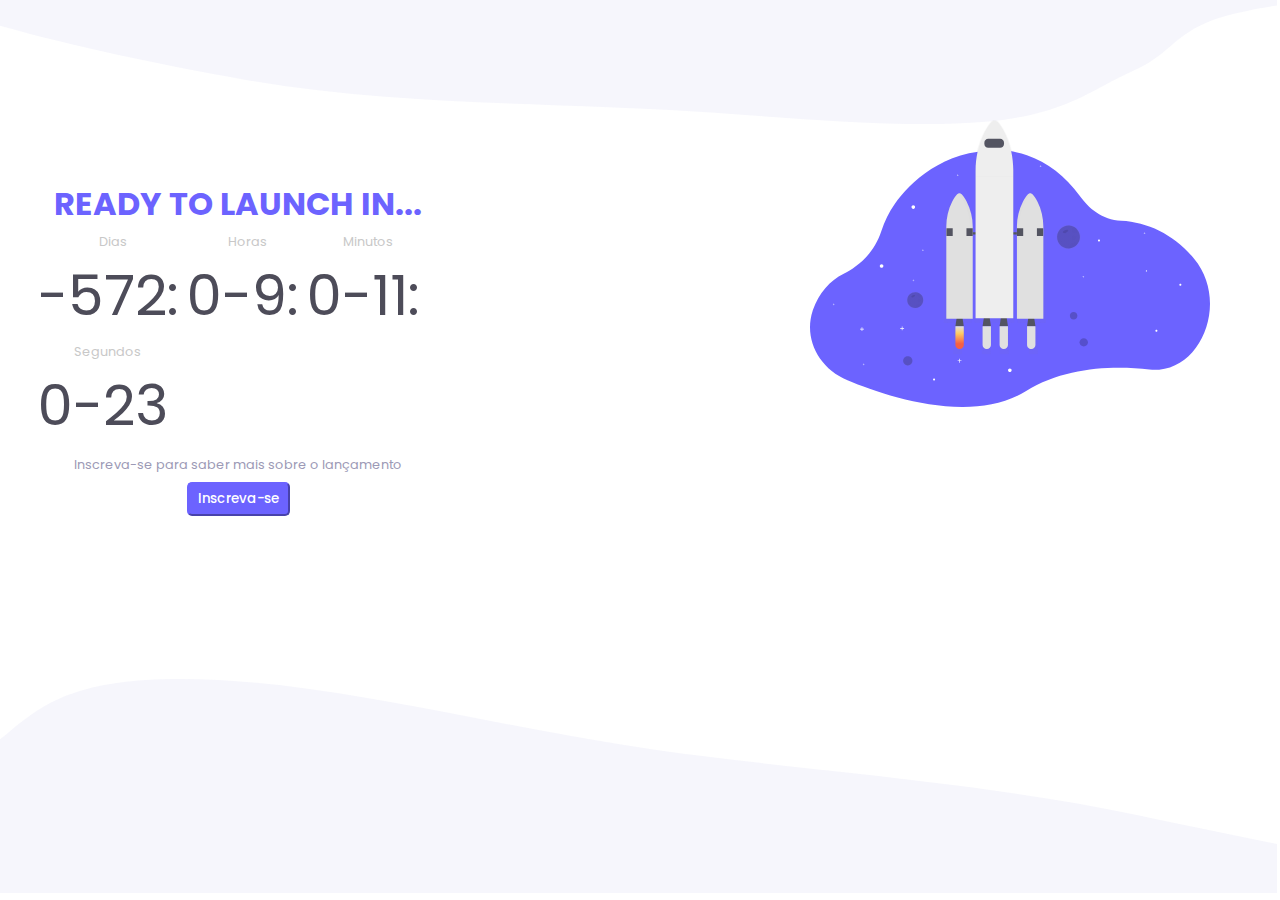
<file: countdown/index.html>
<!DOCTYPE html>
<html lang="pt-br">
<head>
    <meta charset="UTF-8">
    <meta http-equiv="X-UA-Compatible" content="IE=edge">
    <meta name="viewport" content="width=device-width, initial-scale=1.0">
    <title>coming soon</title>
    <link rel="stylesheet" href="style.css">
</head>
<body>

    <div class="imagetop"><img src="images/images/top-image.svg" alt="topimage"></div>    
    <div class="container">
        <h1 id="titulo">
            READY TO LAUNCH IN...
        </h1>
        <div class="contador" id="contador">
    
            <div class="dias">
                <span>Dias</span>
                <p class="numbers" id="dias">00</p>
    
            </div>
    
            <div class="horas">
                <span>Horas</span>
                <p class="numbers" id="horas">00</p>
            </div>
    
            <div class="minutos">
                <span>Minutos</span>
                <p class="numbers" id="minutos">00</p>
            </div>
    
            <div class="segundos">
                <span>Segundos</span>
                <p class="numbers" id="segundos">00</p>
            </div>
    
        </div>
        <p class="text">Inscreva-se para saber mais sobre o lançamento</p>
        <button id="inscreva" onclick="cad">
            Inscreva-se
        </button>
    </div>
    <div class="foguete" id="foguete"><img src="images/images/rocket.svg" alt="foguete"></div>
    
    <div class="cadastro" id="cadastro">
        <form action="cadastro.php">
            <p><img src="images/images/user.png" alt="" class="icons"> <input type="text" name="nome" id="nome" placeholder="Nome Completo" autocomplete="off"></p>
            <p><img src="images/images/envelope.png" alt="" class="icons"> <input type="email" name="email" id="email" placeholder="Email" autocomplete="off"></p>
            <p><img src="images/images/padlock.png" alt="" class="icons"><input type="password" name="senha" id="senha" placeholder="Senha" autocomplete="off" maxlength="20"></p>
    
            <p id="submit"><button type="submit" >Inscreva-se</button></p>
        </form>
    </div>
    <div class="imagebottom"><img src="images/images/bottom-image.svg" alt="bottomimage"></div>
</body>
<script>
    const diasel = document.getElementById("dias");
    const horasel = document.getElementById("horas");
    const minutosel = document.getElementById("minutos");
    const segundosel = document.getElementById("segundos");

    const coming = "1 Jan 2025"

    function countdown() {
        const comingDate = new Date(coming);
        const currentDate = new Date();

        const totalSeconds = (comingDate - currentDate) / 1000;

        const dias = Math.floor(totalSeconds / 3600 / 24);
        const horas = Math.floor(totalSeconds / 3600) % 24;
        const minutos = Math.floor(totalSeconds / 60) %60;
        const segundos = Math.floor(totalSeconds) % 60;

        diasel.innerHTML = dias+':';
        horasel.innerHTML = formatTime(horas)+':';
        minutosel.innerHTML = formatTime(minutos)+':';
        segundosel.innerHTML = formatTime(segundos);

    }
    function formatTime(time) {
            return time < 10 ? `0${time}` : time;
        }

    countdown();

    setInterval(countdown,1000);

    inscreva.addEventListener('click',cad)    
    function cad() {
        var inscreva = document.getElementById('inscreva')
        var foguete = document.getElementById('foguete')
        var cadastro = document.getElementById('cadastro')
        foguete.style.display = 'none'
        cadastro.style.display = 'block'
        inscreva.style.display = 'none'
    }
</script>
</html>
</file>
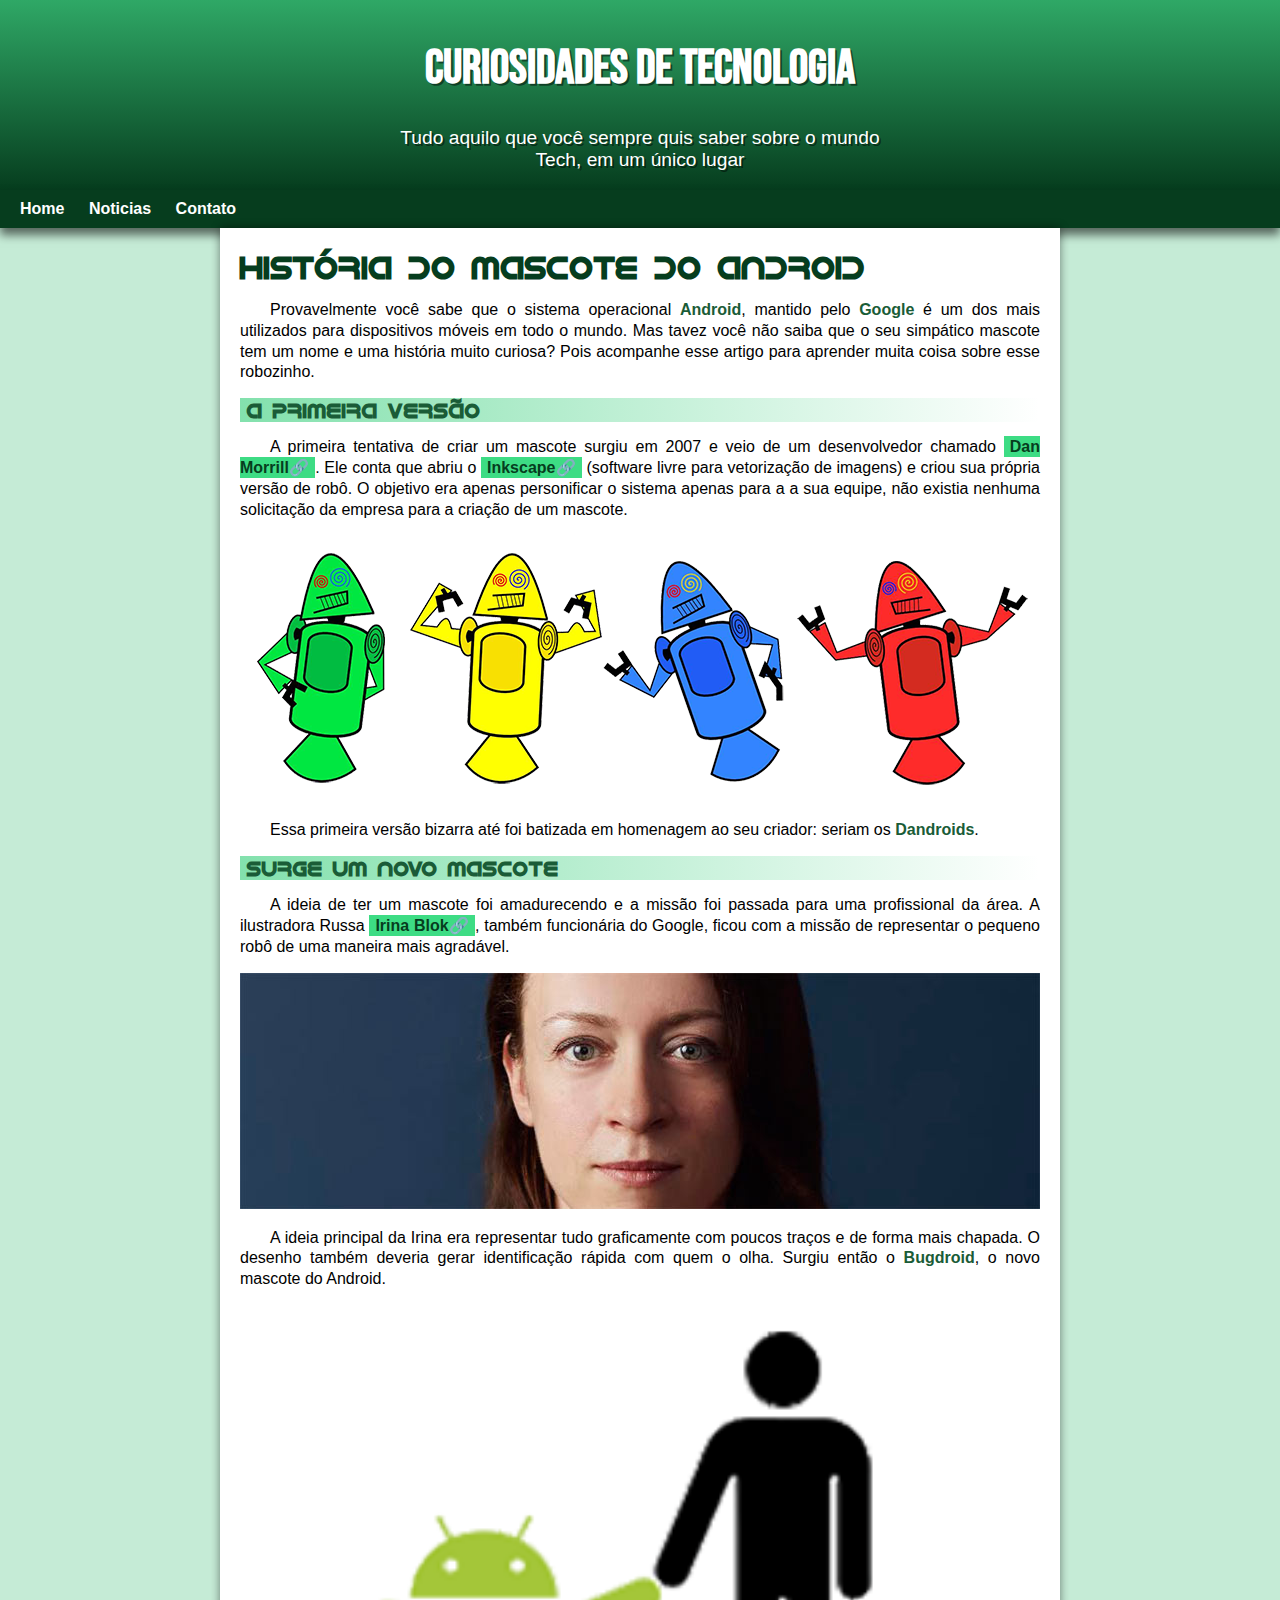
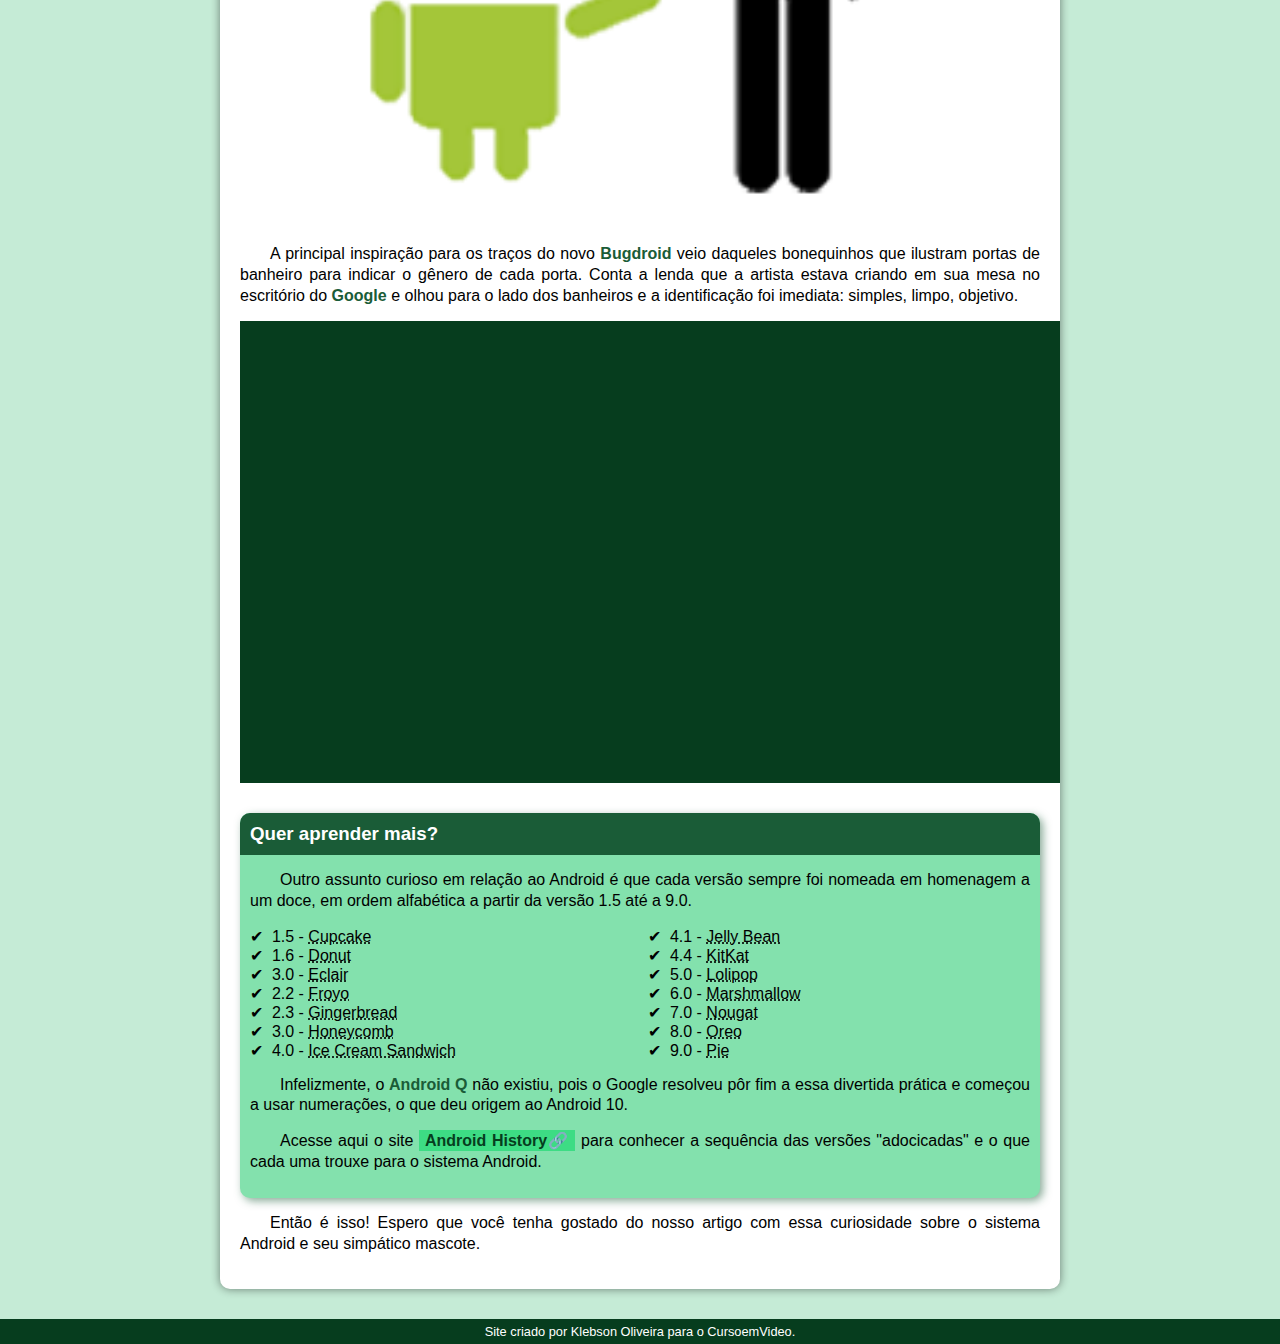
<file: desafio10/index.html>
<!DOCTYPE html>
<html lang="pt-br">
<head>
    <meta charset="UTF-8">
    <meta http-equiv="X-UA-Compatible" content="IE=edge">
    <meta name="viewport" content="width=device-width, initial-scale=1.0">
    <title>Desafio 10</title>
    <link rel="shortcut icon" href="imagens/favicon.ico" type="image/x-icon">
    <link rel="stylesheet" href="style.css">
</head>
<body>
    <header>
        <h1>CURIOSIDADES DE TECNOLOGIA</h1>
        <p>Tudo aquilo que você sempre quis saber sobre o mundo Tech, em um único lugar</p>
    </header>
    <nav>
        <a href="#">Home</a>
        <a href="#">Noticias</a>
        <a href="#">Contato</a>
    </nav>
    <main>
        <article>
            <h1>
                História do Mascote do Android
            </h1>
            <p>
                Provavelmente você sabe que o sistema operacional <strong>Android</strong>, mantido pelo <strong>Google</strong> é um dos mais utilizados para dispositivos móveis em todo o mundo. Mas tavez você não saiba que o seu simpático mascote tem um nome e uma história muito curiosa? Pois acompanhe esse artigo para aprender muita coisa sobre esse robozinho.
            </p>
            <h2>
                A primeira versão
            </h2>
            <p>              
                A primeira tentativa de criar um mascote surgiu em 2007 e veio de um desenvolvedor chamado <a href="https://androidcommunity.com/dan-morrill-shows-us-the-android-mascot-that-almost-was-20130103/" target="_blank" class="externo">Dan Morrill</a>. Ele conta que abriu o <a href="https://inkscape.org/pt-br/" target="_blank" class="externo">Inkscape</a> (software livre para vetorização de imagens) e criou sua própria versão de robô. O objetivo era apenas personificar o sistema apenas para a a sua equipe, não existia nenhuma solicitação da empresa para a criação de um mascote.
            </p>

            <picture>
                <source media="(max-width: 600px)" srcset="imagens/dan-droids-pq.png">
                <img src="imagens/dan-droids.png" alt="primeiro mascote do android">
            </picture>

            <p>
                Essa primeira versão bizarra até foi batizada em homenagem ao seu criador: seriam os <strong>Dandroids</strong>.
            </p>
            <h2>
    
                Surge um novo mascote
            </h2>

            <p>
                A ideia de ter um mascote foi amadurecendo e a missão foi passada para uma profissional da área. A ilustradora Russa <a href="https://www.irinablok.com/" target="_blank" class="externo">Irina Blok</a>, também funcionária do Google, ficou com a missão de representar o pequeno robô de uma maneira mais agradável.
            </p>

            <picture>
                <source media="(max-width:600px)" srcset="imagens/irina-blok-pq.jpg">
                <img src="imagens/irina-blok.jpg" alt="irina block, criadora do Bugdroid">
            </picture>

            <p>
                A ideia principal da Irina era representar tudo graficamente com poucos traços e de forma mais chapada. O desenho também deveria gerar identificação rápida com quem o olha. Surgiu então o <strong>Bugdroid</strong>, o novo mascote do Android.
            </p>
            
            <img src="imagens/bugdroid.png" class="pequena" alt="Bugdroid">

            <p>
                A principal inspiração para os traços do novo <strong>Bugdroid</strong> veio daqueles bonequinhos que ilustram portas de banheiro para indicar o gênero de cada porta. Conta a lenda que a artista estava criando em sua mesa no escritório do <strong>Google</strong> e olhou para o lado dos banheiros e a identificação foi imediata: simples, limpo, objetivo.
            </p>

            <div class="video">
                <iframe width="560" height="315" src="https://www.youtube.com/embed/l2UDgpLz20M" title="YouTube video player" frameborder="0" allow="accelerometer; autoplay; clipboard-write; encrypted-media; gyroscope; picture-in-picture" allowfullscreen></iframe>
            </div>
            
            <aside>
                <h3>
                    Quer aprender mais?
                </h3>
                <p>
                    Outro assunto curioso em relação ao Android é que cada versão sempre foi nomeada em homenagem a um doce, em ordem alfabética a partir da versão 1.5 até a 9.0.
                </p>
                <ul>
                    <li>1.5 - <abbr title="Bolo de Copo">Cupcake</abbr></li>
                    <li>1.6 - <abbr title="Rosquinha">Donut</abbr></li>
                    <li>3.0 - <abbr title="Bomba">Eclair</abbr></li>
                    <li>2.2 - <abbr title="Iogurte Congelado">Froyo</abbr></li>
                    <li>2.3 - <abbr title="Biscoito de Gengibre">Gingerbread</abbr></li>
                    <li>3.0 - <abbr title="Favo de mel">Honeycomb</abbr></li>
                    <li>4.0 - <abbr title="Sanduiche de Sorvete">Ice Cream Sandwich</abbr></li>
                    <li>4.1 - <abbr title="Jujuba">Jelly Bean</abbr></li>
                    <li>4.4 - <abbr title="KitKat">KitKat</abbr></li>
                    <li>5.0 - <abbr title="Pirulito">Lolipop</abbr></li>
                    <li>6.0 - <abbr title="Marshmallow">Marshmallow</abbr></li>
                    <li>7.0 - <abbr title="Torrone">Nougat</abbr></li>
                    <li>8.0 - <abbr title="Oreo">Oreo</abbr></li>
                    <li>9.0 - <abbr title="Torta">Pie</abbr></li>
                </ul>
                <p>
                    Infelizmente, o <strong>Android Q</strong> não existiu, pois o Google resolveu pôr fim a essa divertida prática e começou a usar numerações, o que deu origem ao Android 10.
                </p>
                <p>
                    Acesse aqui o site <a href="https://www.android.com/what-is-android/" target="_blank" class="externo">Android History</a> para conhecer a sequência das versões "adocicadas" e o que cada uma trouxe para o sistema Android.
                </p>
            </aside>
            
            <p>
                Então é isso! Espero que você tenha gostado do nosso artigo com essa curiosidade sobre o sistema Android e seu simpático mascote.
            </p>
        </article>
    </main>
    <footer>
        <p>Site criado por Klebson Oliveira para o CursoemVideo.</p>
    </footer>
</body>
</html>
</file>
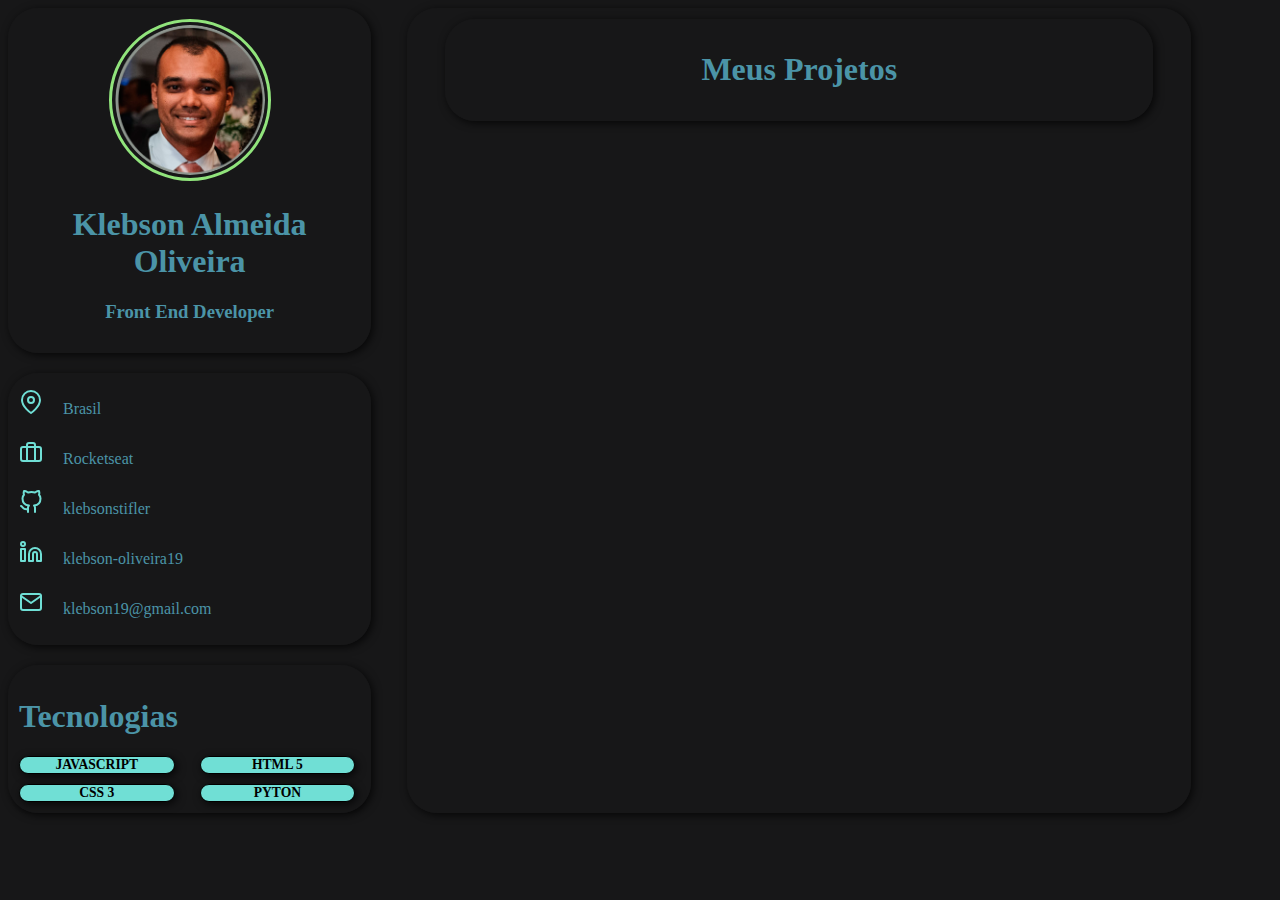
<file: portifolio/index.html>
<!DOCTYPE html>
<html lang="pt-br">
<head>
    <meta charset="UTF-8">
    <meta http-equiv="X-UA-Compatible" content="IE=edge">
    <meta name="viewport" content="width=device-width, initial-scale=1.0">
    <link rel="shortcut icon" href="img/favicon.ico" type="image/x-icon">
    <title>Portifolio</title>
    <link rel="stylesheet" href="style.css">
</head>
<body>
    <main class="container">
        <section class="menu">
            <div class="identificacao">
                <img src="img/klebson-perfil.png" alt="foto-perfil" id="foto-perfil"> <!--Foto do Perfil-->
                <h1>Klebson Almeida Oliveira</h1>
                <h3>Front End Developer</h3>
            </div>
            <div class="links">
                <div class="icones"><img src="img/map-pin.svg" alt=""><p class="icones-nome">Brasil</p></div>
                <div class="icones"><img src="img/briefcase.svg" alt=""><p class="icones-nome"><a href="https://www.rocketseat.com.br/" target="_blank">Rocketseat</a></p></div>
                <div class="icones"><img src="img/github.svg" alt=""><p class="icones-nome"><a href="https://github.com/klebsonstifler" target="_blank">klebsonstifler</a></p></div>
                <div class="icones"><img src="img/linkedin.svg" alt=""><p class="icones-nome"><a href="https://www.linkedin.com/in/klebson-oliveira19/" target="_blank">klebson-oliveira19</a></p></div>
                <div class="icones"><img src="img/mail.svg" alt=""><p class="icones-nome">klebson19@gmail.com</p></div>
            </div>
            <div class="tecnologias">
                <h1>Tecnologias</h1>
                <div class="container-tec">
                    <div class="tecnologias-tec" id="js">JAVASCRIPT</div>
                    <div class="tecnologias-tec" id="html">HTML 5</div>
                    <div class="tecnologias-tec" id="css">CSS 3</div>
                    <div class="tecnologias-tec" id="py">PYTON</div>
                </div>
            </div>
        </section>

        <section class="content-projects">
            <div class="titulos">
                <h1>Meus Projetos</h1>
            </div>
            <div class="projetos-git" id="projetos-git">
                
            </div>
        </section>
    </main>
</body>
<script src="script.js"></script>
</html>
</file>
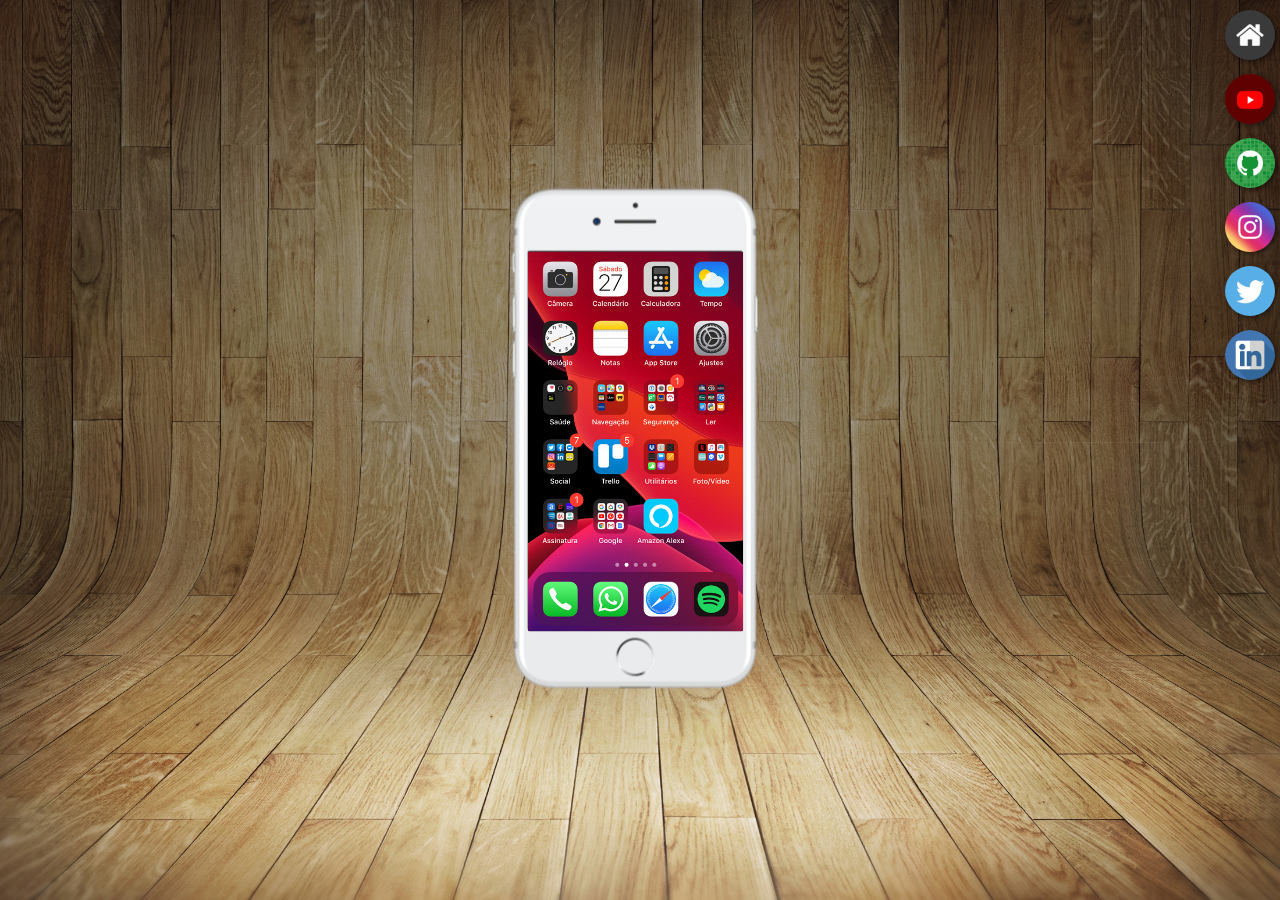
<file: projeto-social/index.html>
<!DOCTYPE html>
<html lang="pt-br">
<head>
    <meta charset="UTF-8">
    <meta http-equiv="X-UA-Compatible" content="IE=edge">
    <meta name="viewport" content="width=device-width, initial-scale=1.0">
    <title>Projeto Redes Sociais</title>
    <link rel="shortcut icon" href="imagens/favicon.ico" type="image/x-icon">
    <link rel="stylesheet" href="estilos/style.css">
</head>
<body>
    <main>
        <section id="redes-sociais">
            <a href="home.html" target="tela"><img id="sombrahome" src="imagens/logo-home.jpg" alt="Home"></a><br>
            <a href="youtube.html" target="tela"><img id="sombrayoutube" src="imagens/logo-youtube.jpg" alt="YouTube"></a><br>
            <a href="github.html" target="tela"><img id="sombragithub" src="imagens/logo-github.jpg" alt="GitHub"></a><br> 
            <a href="instagram.html" target="tela"><img id="sombrainstagram" src="imagens/logo-instagram.jpg" alt="Instagram"></a><br> 
            <a href="twitter.html" target="tela"><img id="sombratwitter" src="imagens/logo-twitter.jpg" alt="Twitter"></a><br> 
            <a href="linkedin.html" target="tela"><img id="sombrafacebook" src="imagens/logo-linkedin.jpg" alt="Facebook"></a>  
        </section>
        <section id="telefone">
            <iframe src="home.html" name="tela" id="tela" frameborder="0">
                Seu navegador não é compatível com iframe.
            </iframe>                           
        </section>
    </main>
</body>
</html>
</file>
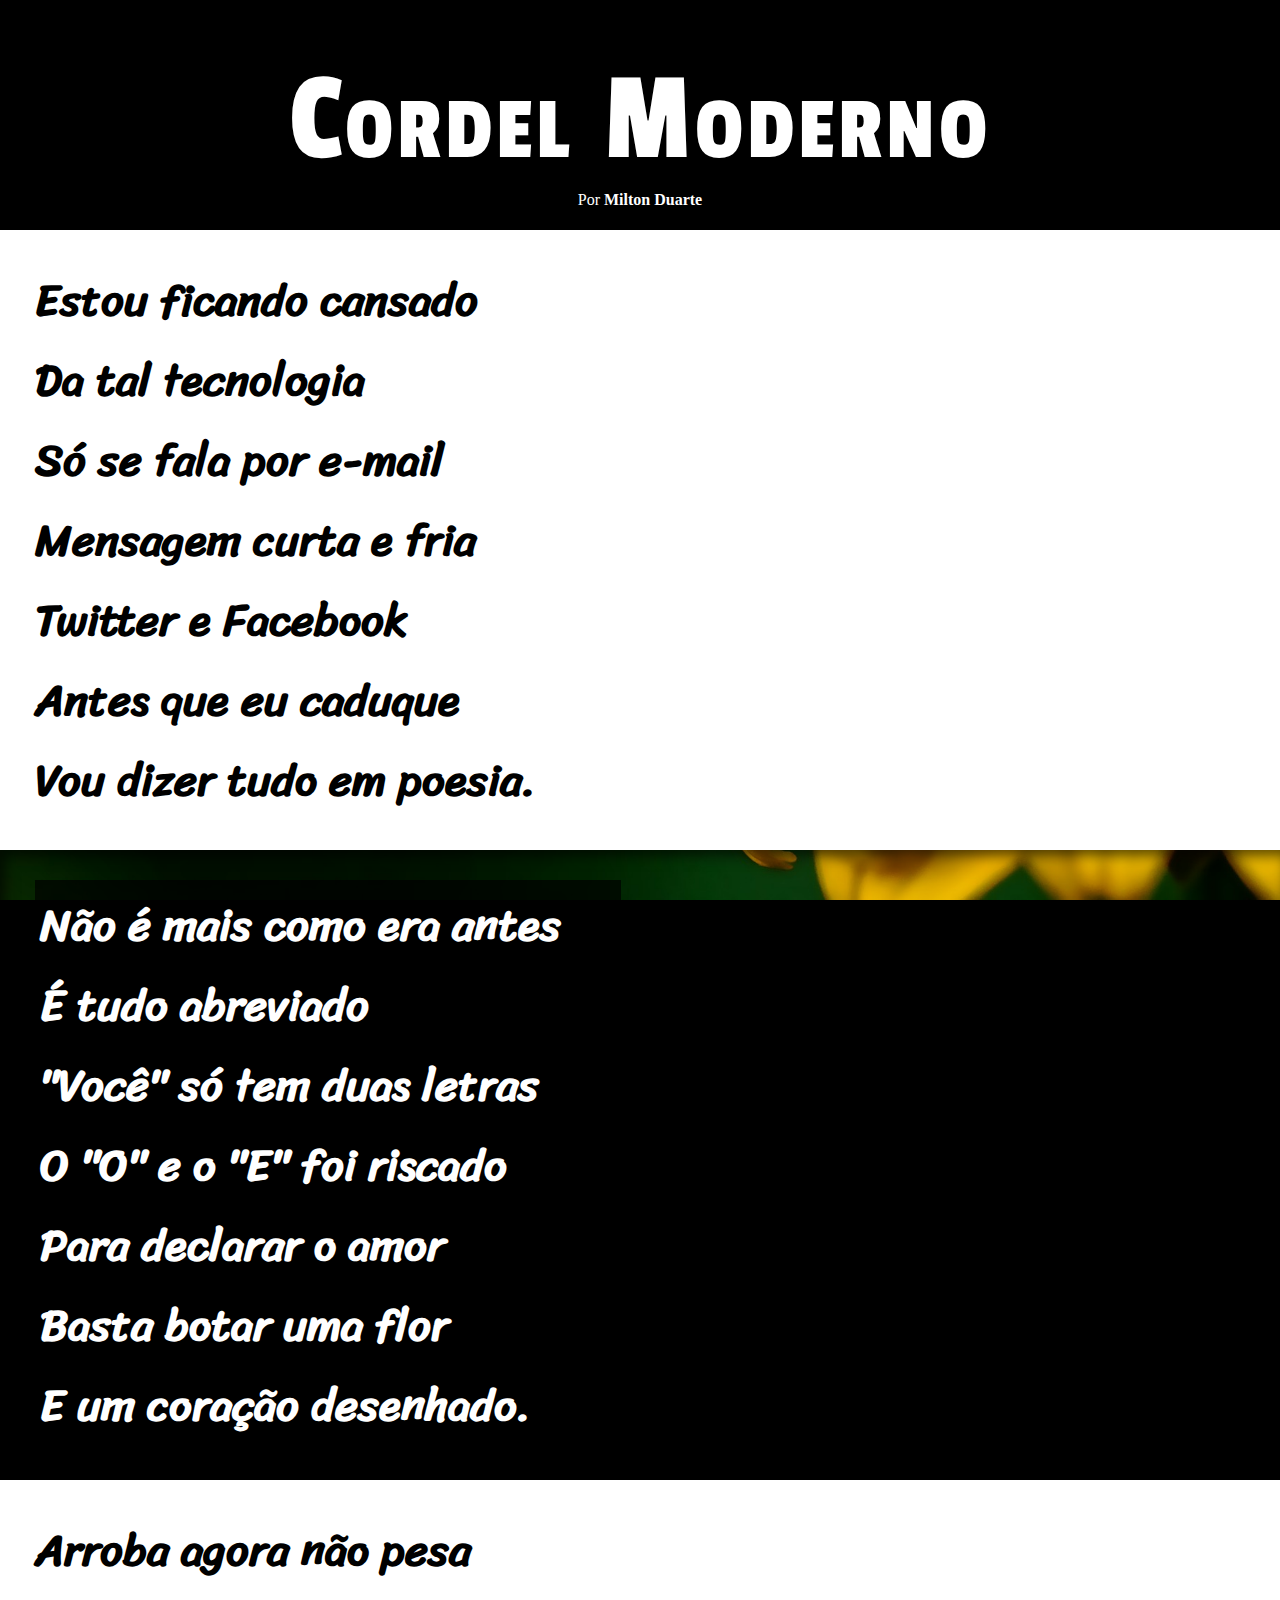
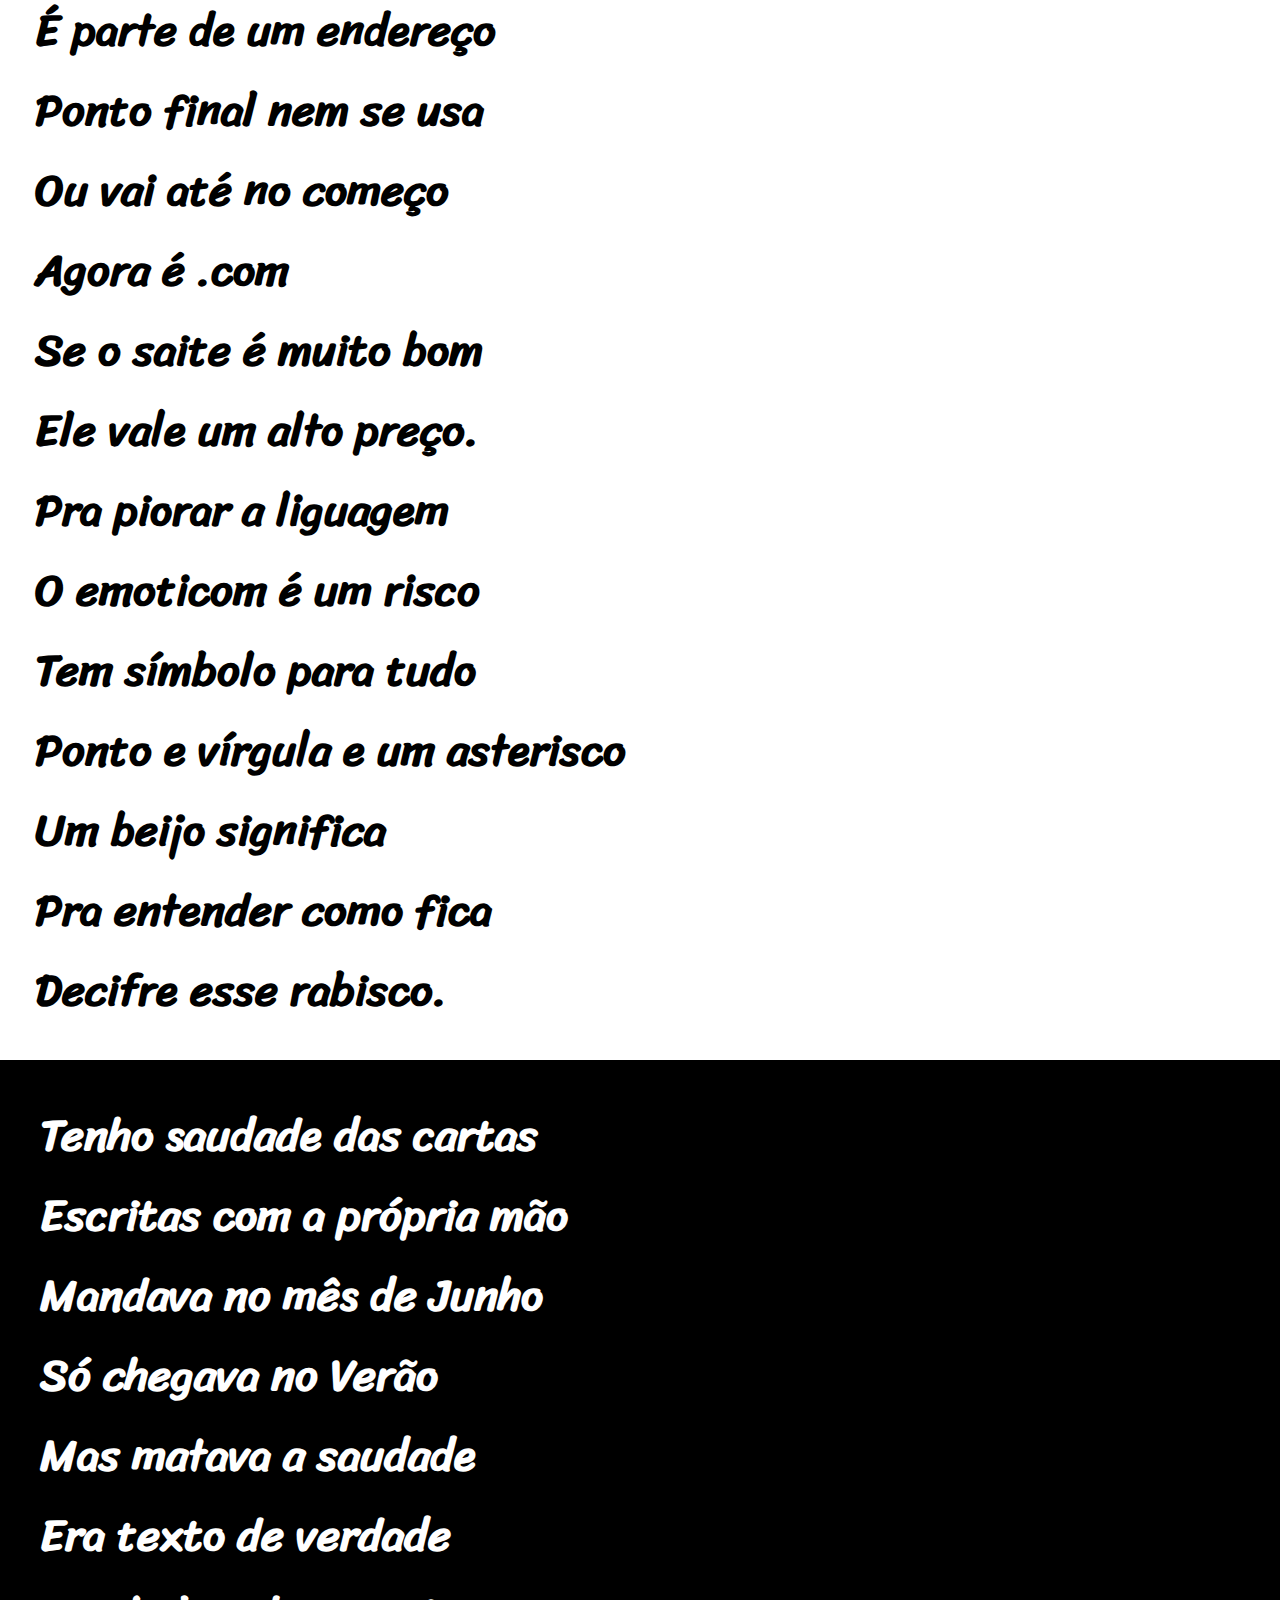
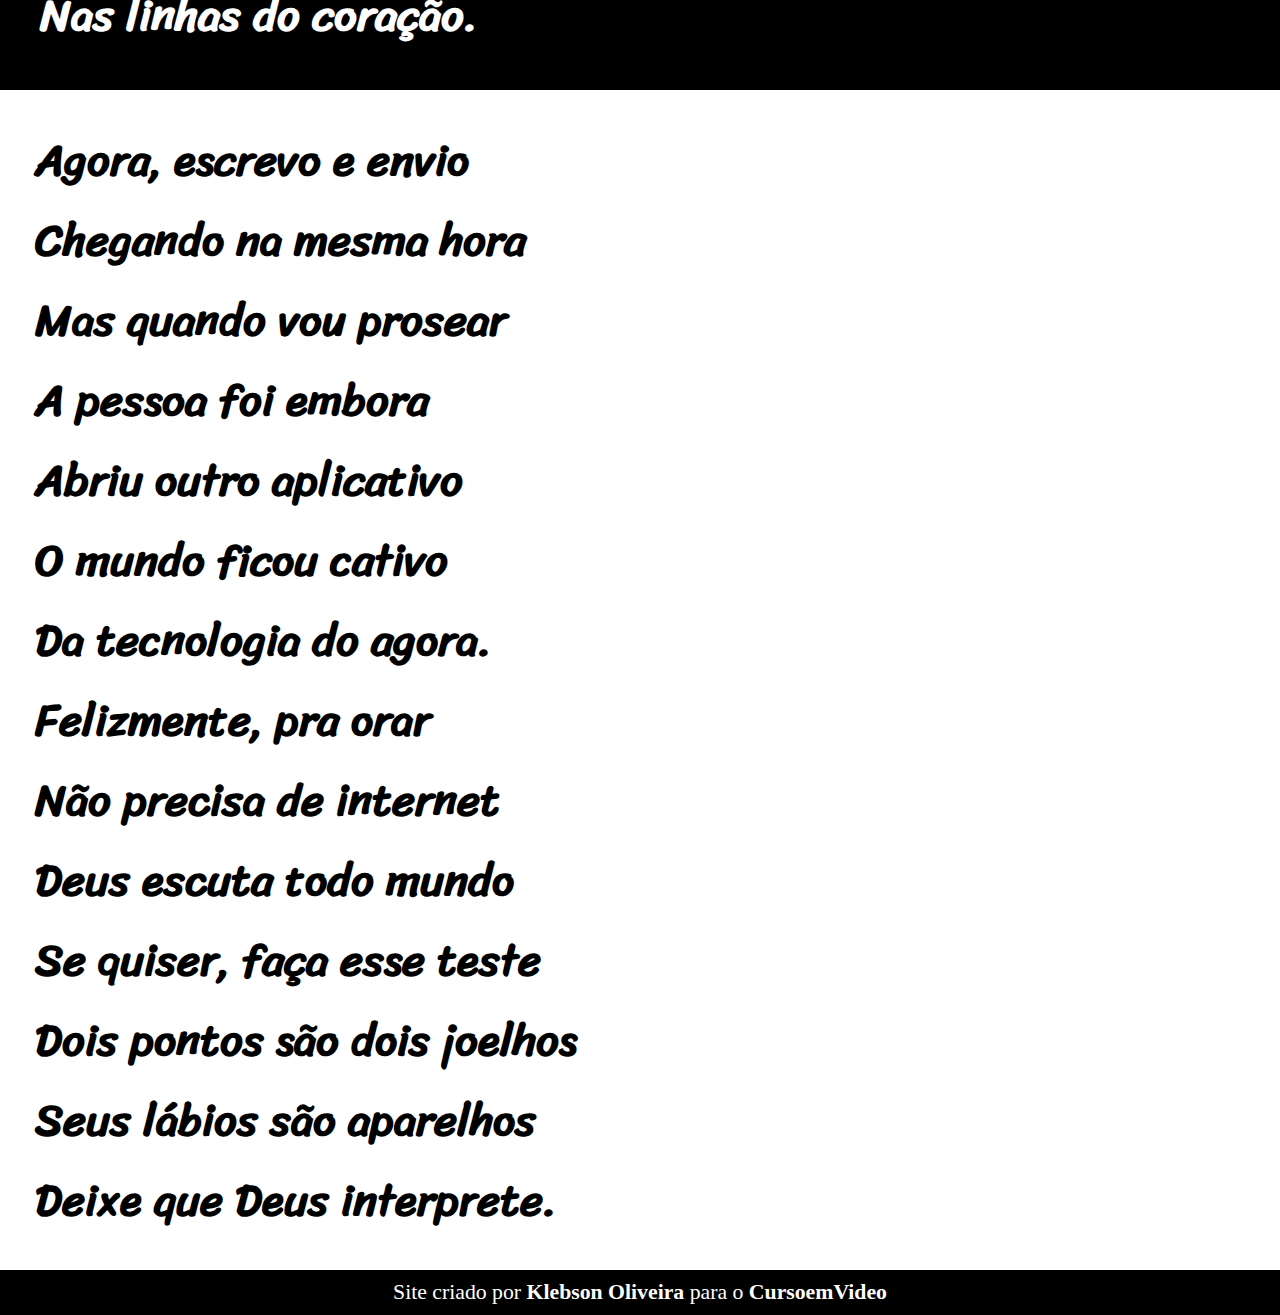
<file: projetocordel/index.html>
<!DOCTYPE html>
<html lang="pt-br">
<head>
    <meta charset="UTF-8">
    <meta http-equiv="X-UA-Compatible" content="IE=edge">
    <meta name="viewport" content="width=device-width, initial-scale=1.0">
    <title>Projeto Cordel</title>
    <link rel="stylesheet" href="estilos/style.css">
</head>
<body>
    <header>
        <h1>
            Cordel Moderno
        </h1>
        <p>
            Por <a href="https://www.recantodasletras.com.br/poesias/3186743" target="_blank" rel="external">Milton Duarte</a>
        </p>
    </header>

<main>

    <section>
        <p>
            Estou ficando cansado
            <br>
            Da tal tecnologia
            <br>
            Só se fala por e-mail
            <br>
            Mensagem curta e fria
            <br>
            Twitter e Facebook
            <br>
            Antes que eu caduque
            <br>
            Vou dizer tudo em poesia.
        </p>
    </section>

    <section class="imagem" id="img001">
        <p id="conteudo">
            Não é mais como era antes
            <br>
            É tudo abreviado
            <br>
            "Você" só tem duas letras
            <br>
            O "O" e o "E" foi riscado
            <br>
            Para declarar o amor
            <br>
            Basta botar uma flor
            <br>
            E um coração desenhado.
        </p>
    </section>

    <section>
        <p>
            Arroba agora não pesa
            <br>
            É parte de um endereço
            <br>
            Ponto final nem se usa
            <br>
            Ou vai até no começo
            <br>
            Agora é .com
            <br>
            Se o saite é muito bom
            <br>
            Ele vale um alto preço.
            <br>
            Pra piorar a liguagem
            <br>
            O emoticom é um risco
            <br>
            Tem símbolo para tudo
            <br>
            Ponto e vírgula e um asterisco
            <br>
            Um beijo significa
            <br>
            Pra entender como fica
            <br>
            Decifre esse rabisco.
        </p>
    </section>

    <section class="imagem" id="img002">
            <p  id="conteudo">
                Tenho saudade das cartas
                <br>
                Escritas com a própria mão
                <br>
                Mandava no mês de Junho
                <br>
                Só chegava no Verão
                <br>
                Mas matava a saudade
                <br>
                Era texto de verdade
                <br>
                Nas linhas do coração.
            </p>
    </section>

    <section>
        <p>
            Agora, escrevo e envio
            <br>
            Chegando na mesma hora
            <br>
            Mas quando vou prosear
            <br>
            A pessoa foi embora
            <br>
            Abriu outro aplicativo
            <br>
            O mundo ficou cativo
            <br>
            Da tecnologia do agora.
            <br>
            Felizmente, pra orar
            <br>
            Não precisa de internet
            <br>
            Deus escuta todo mundo
            <br>
            Se quiser, faça esse teste
            <br>
            Dois pontos são dois joelhos
            <br>
            Seus lábios são aparelhos
            <br>
            Deixe que Deus interprete.
        </p>
    </section>

    <footer>
        <p>Site criado por <a href="https://github.com/klebsonstifler" target="_blank" rel="external">Klebson Oliveira</a> para o <a href="https://www.cursoemvideo.com/" target="_blank" rel="external">CursoemVideo</a></p>
    </footer>
</main>

</body>
</html>
</file>
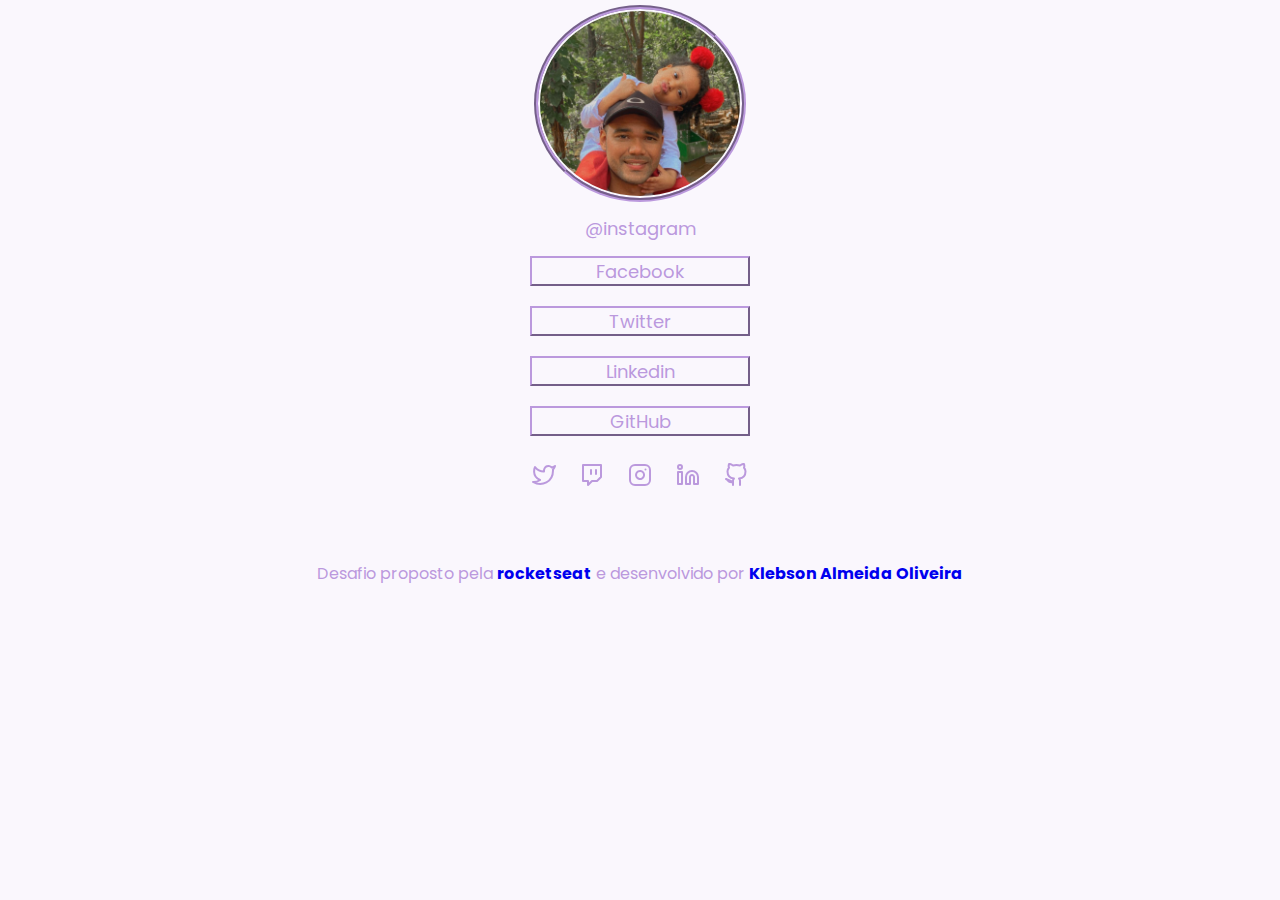
<file: socialtree/index.html>
<!DOCTYPE html>
<html lang="pt-br">
<head>
    <meta charset="UTF-8">
    <meta http-equiv="X-UA-Compatible" content="IE=edge">
    <meta name="viewport" content="width=device-width, initial-scale=1.0">
    <title>Social Tree</title>
    <link rel="stylesheet" href="style.css">
</head>
<body>
    <div class="container">
        <img src="imagens/perfil.jpg" alt="" class="perfil">
        <h1><a href="https://www.instagram.com/klebsonstifler/" target="_blank">@instagram</a></h1>
        <div class="botoes">
            <a href="https://www.facebook.com/thegangsther.stifler" target="_blank"><button class="facebook" id="facebook">Facebook</button></a><br>
            <a href="https://twitter.com/klebson_stifler" target="_blank"><button class="twitter" id="twitter">Twitter</button></a><br>
            <a href="https://www.linkedin.com/in/klebson-oliveira19/" target="_blank"><button class="linkedin" id="linkedin">Linkedin</button></a><br>
            <a href="https://github.com/klebsonstifler" target="_blank"><button class="github" id="github">GitHub</button></a>
        </div>
        <div class="icones">
            <img src="imagens/twitter.svg" alt="twitter">
            <img src="imagens/twitch.svg" alt="twitch">
            <img src="imagens/instagram.svg" alt="instagram">
            <img src="imagens/linkedin.svg" alt="linkedin">
            <img src="imagens/github.svg" alt="github">
        </div>
    </div>
    <footer>
        <p>Desafio proposto pela <a href="https://www.rocketseat.com.br/" target="_blank"><strong>rocketseat</strong></a> e desenvolvido por <a href="https://github.com/klebsonstifler" target="_blank"><strong>Klebson Almeida Oliveira</strong></a></p>
    </footer>
</body>
</html>
</file>
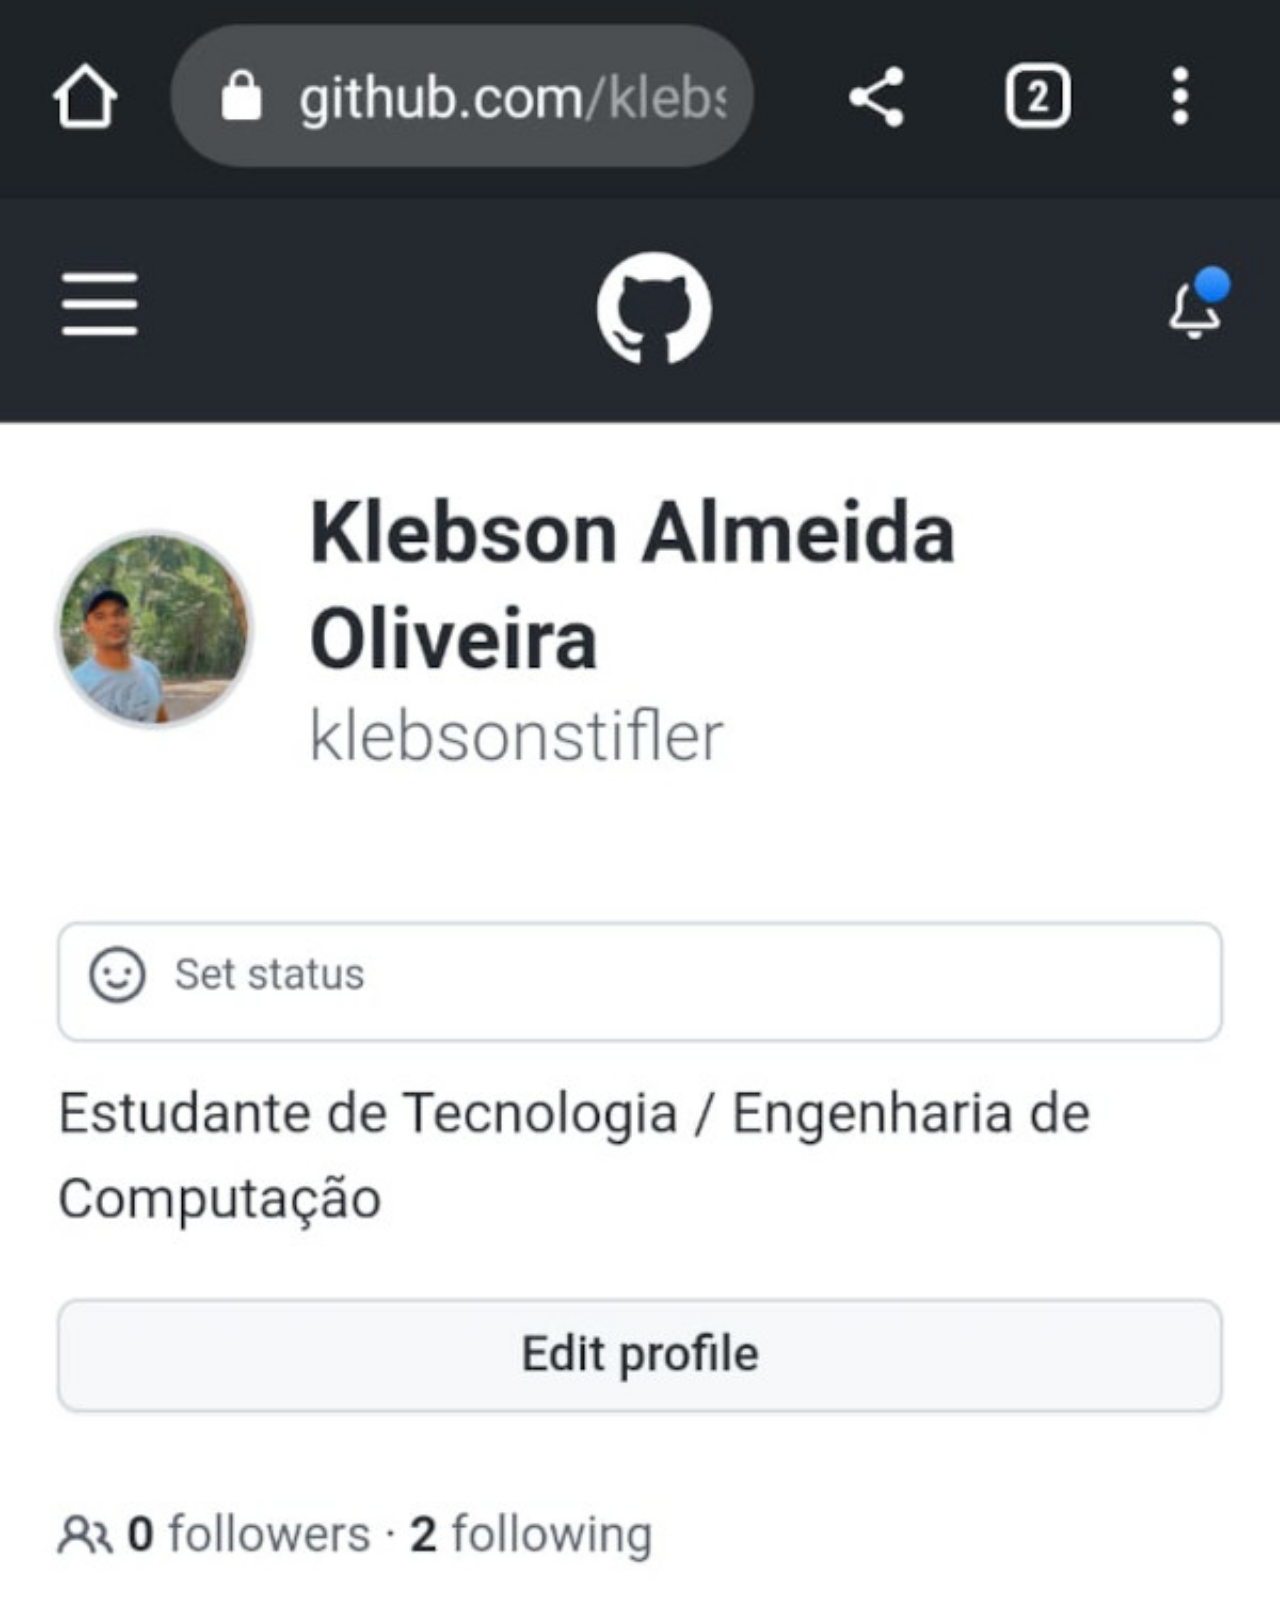
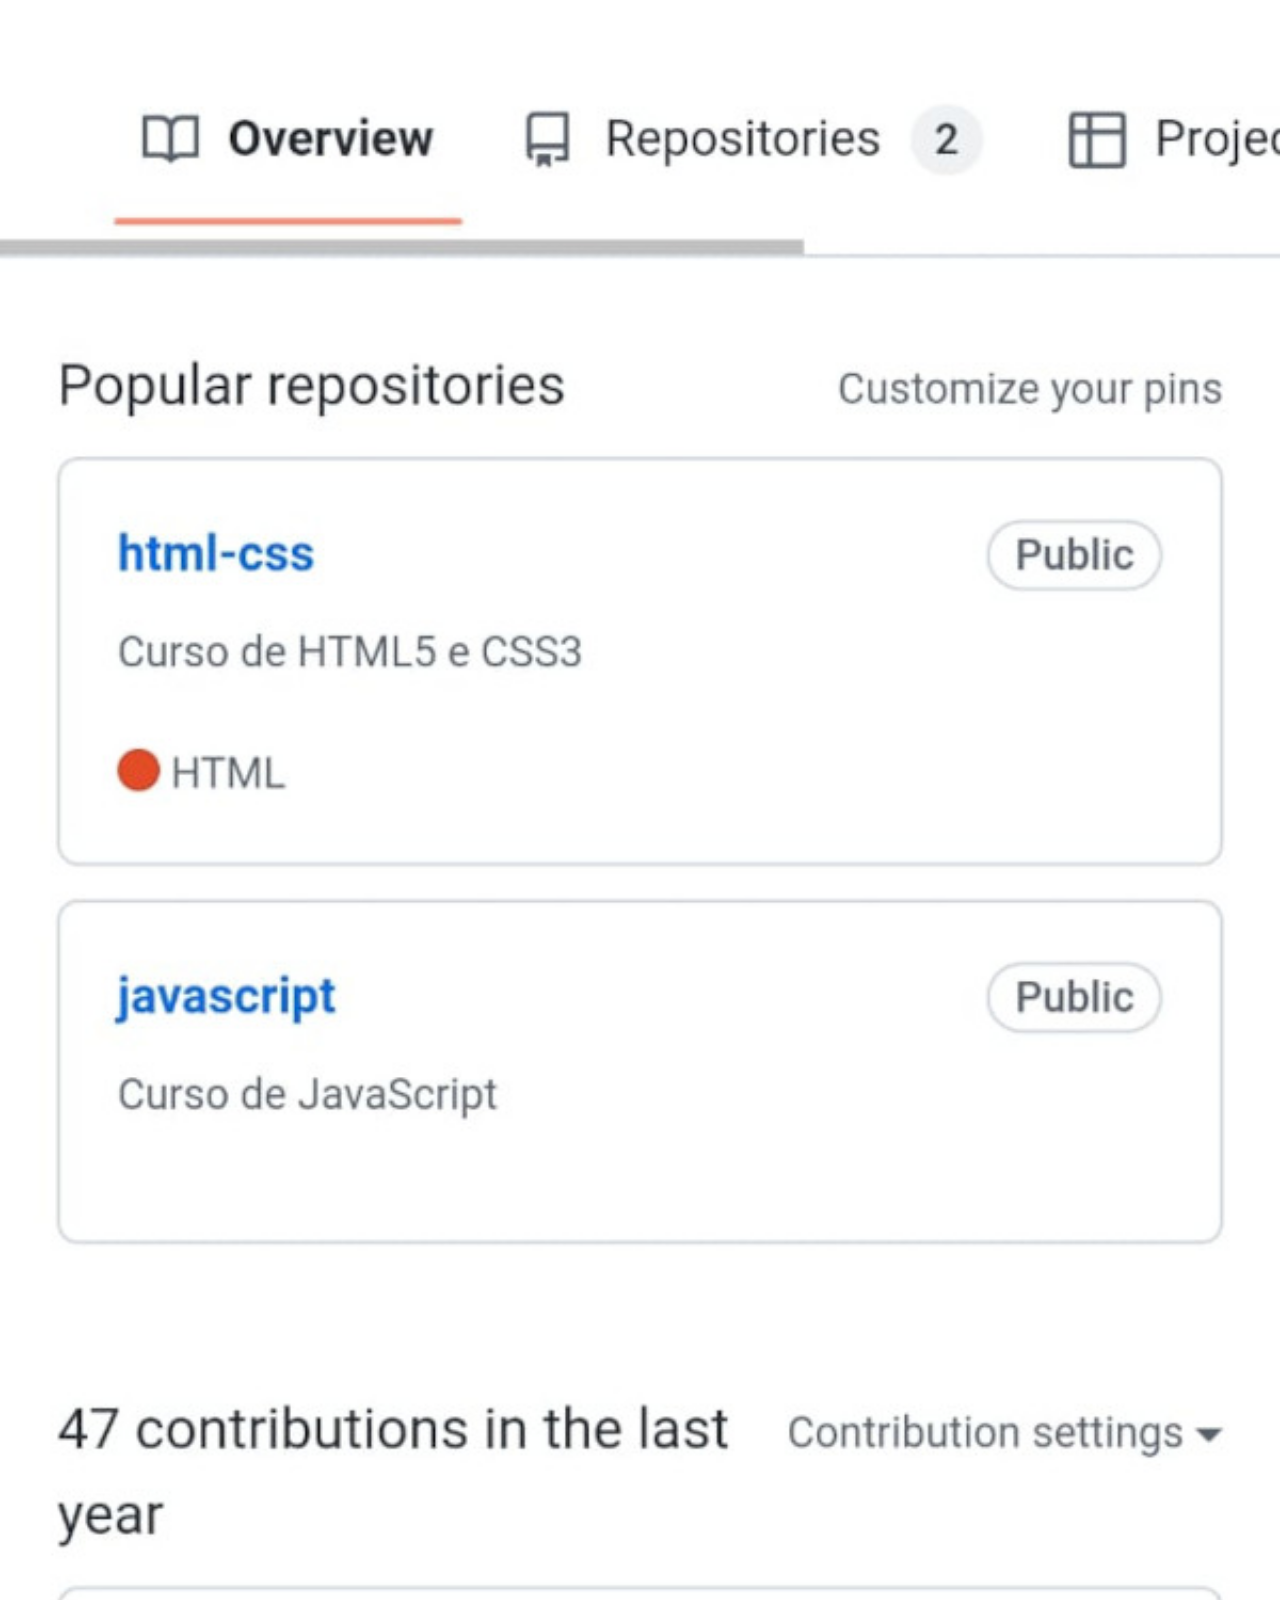
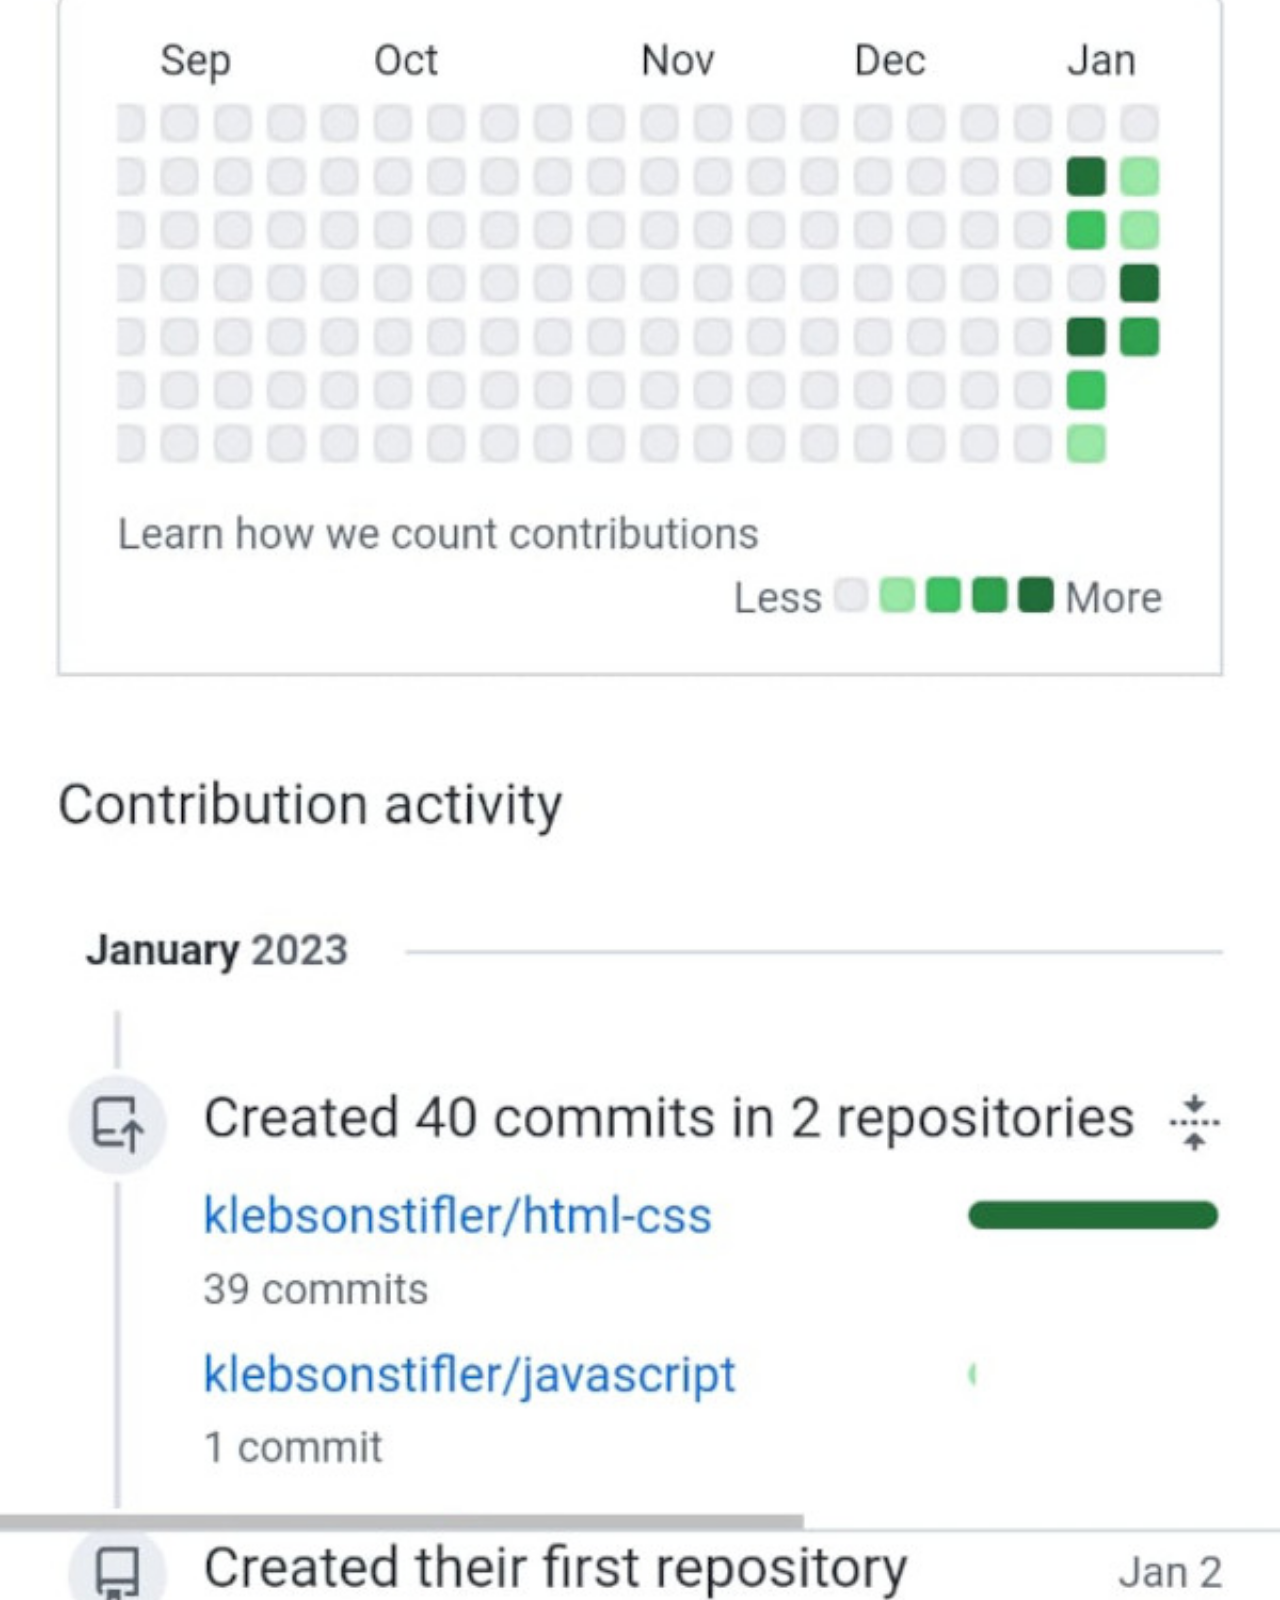
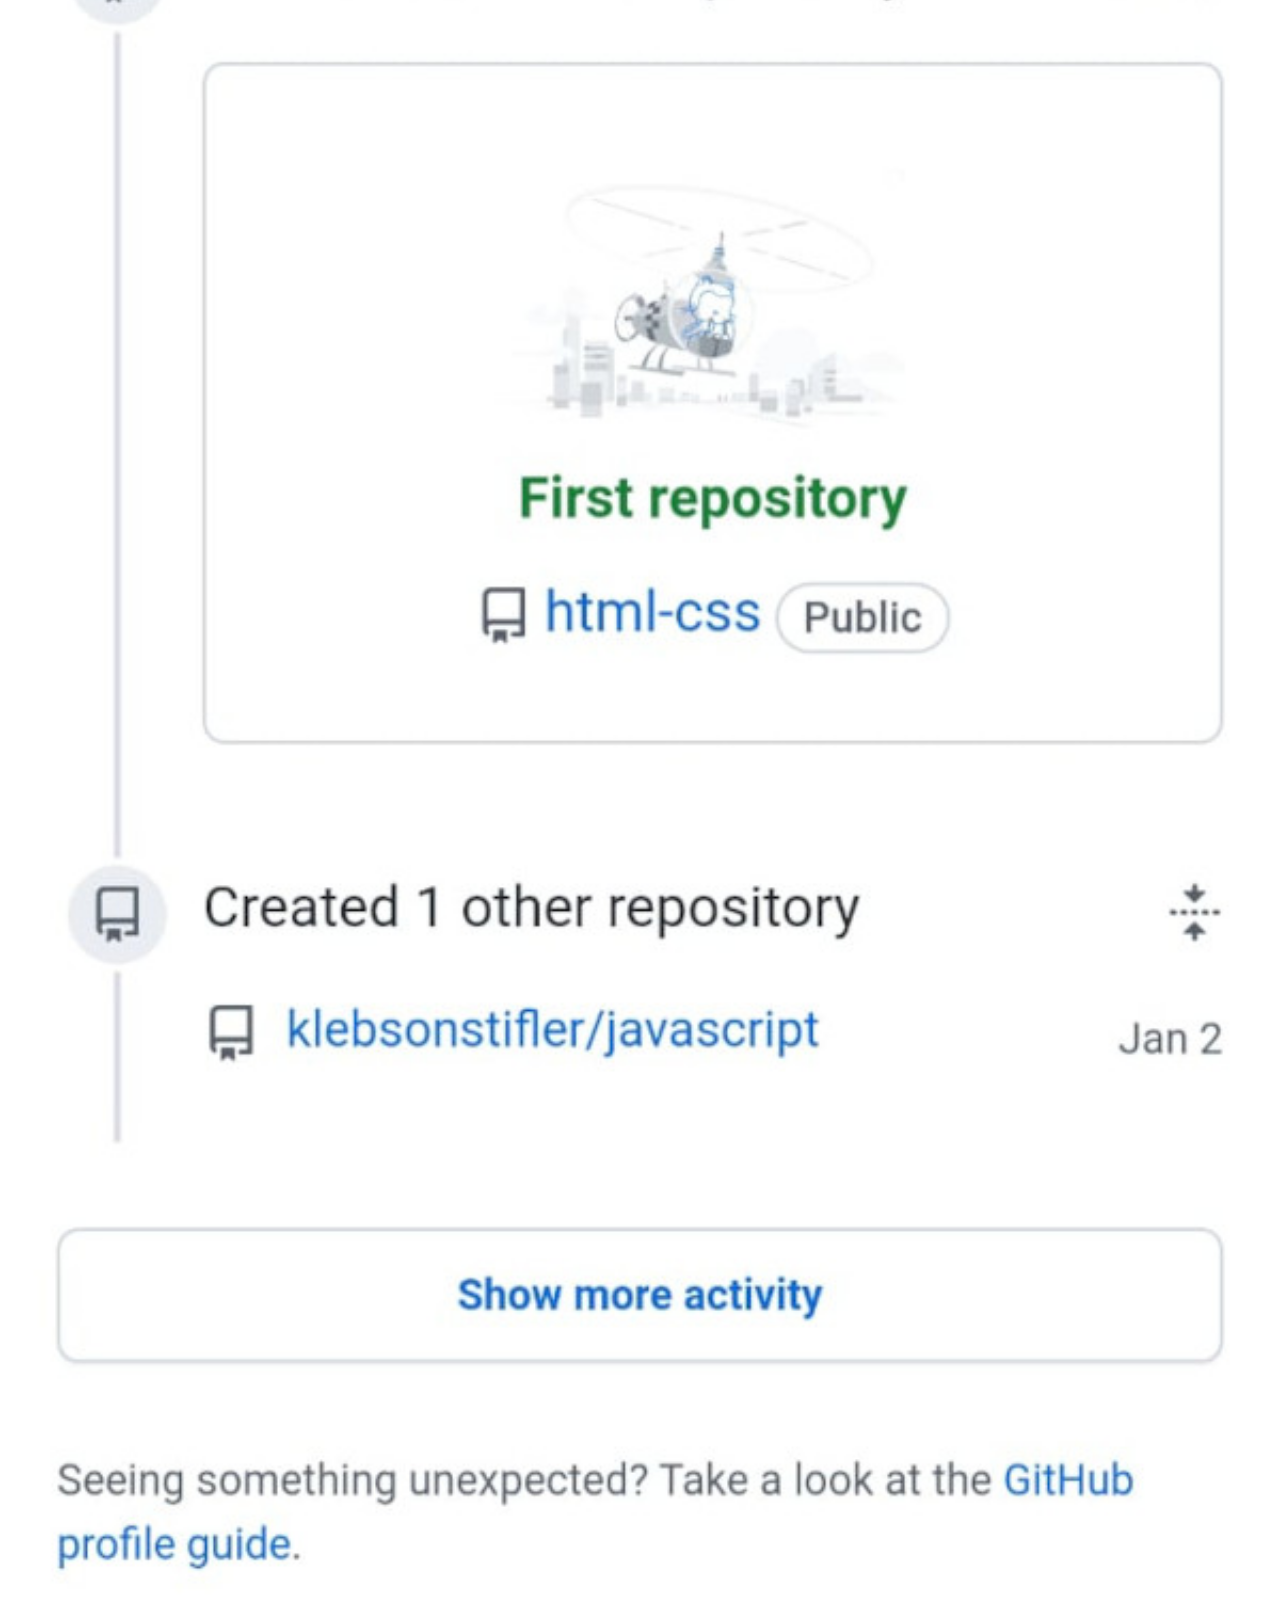
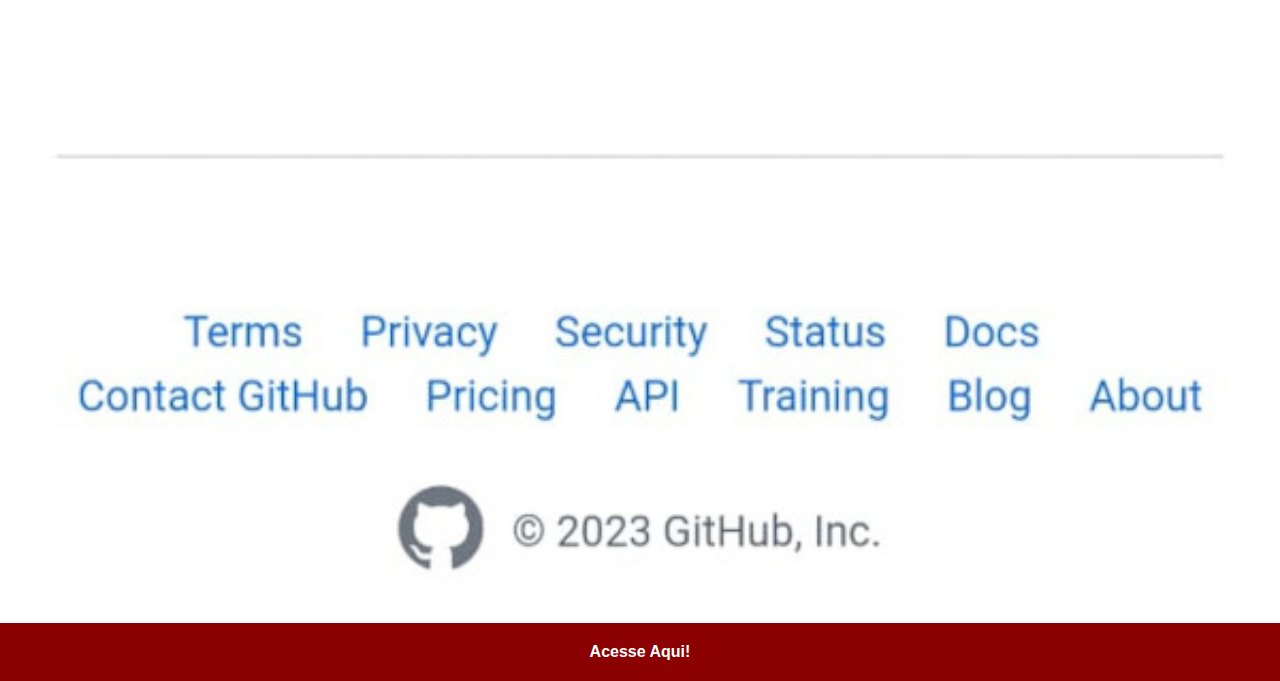
<file: projeto-social/github.html>
<!DOCTYPE html>
<html lang="pt-br">
<head>
    <meta charset="UTF-8">
    <meta http-equiv="X-UA-Compatible" content="IE=edge">
    <meta name="viewport" content="width=device-width, initial-scale=1.0">
    <title>guitHub</title>
    <link rel="stylesheet" href="estilos/social.css">
</head>
<body>
    <img src="imagens/tela-github.jpg" alt="GitHub">
    <a href="https://github.com/klebsonstifler" target="_blank" rel="external">Acesse Aqui!</a>
</body>
</html>
</file>
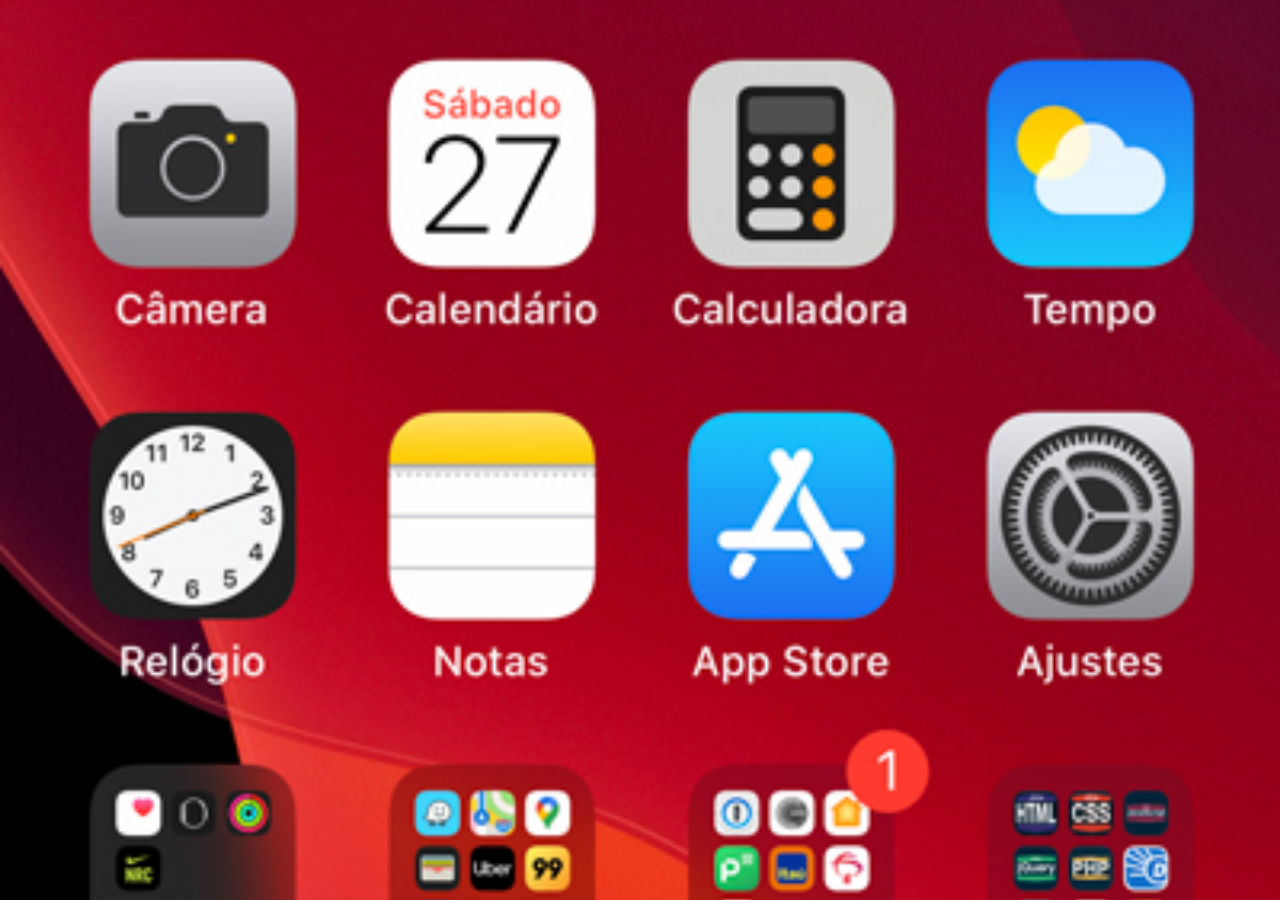
<file: projeto-social/home.html>
<!DOCTYPE html>
<html lang="pt-br">
<head>
    <meta charset="UTF-8">
    <meta http-equiv="X-UA-Compatible" content="IE=edge">
    <meta name="viewport" content="width=device-width, initial-scale=1.0">
    <title>Home</title>
</head>
<style>
    * {
        margin: 0px;
        padding: 0px;
    }
    body {
        width: 100vw;
        height: 100vh;
        background: black url('imagens/tela-home.jpg') no-repeat top center;
        background-size: cover;
    }
</style>
<body>
    
</body>
</html>
</file>
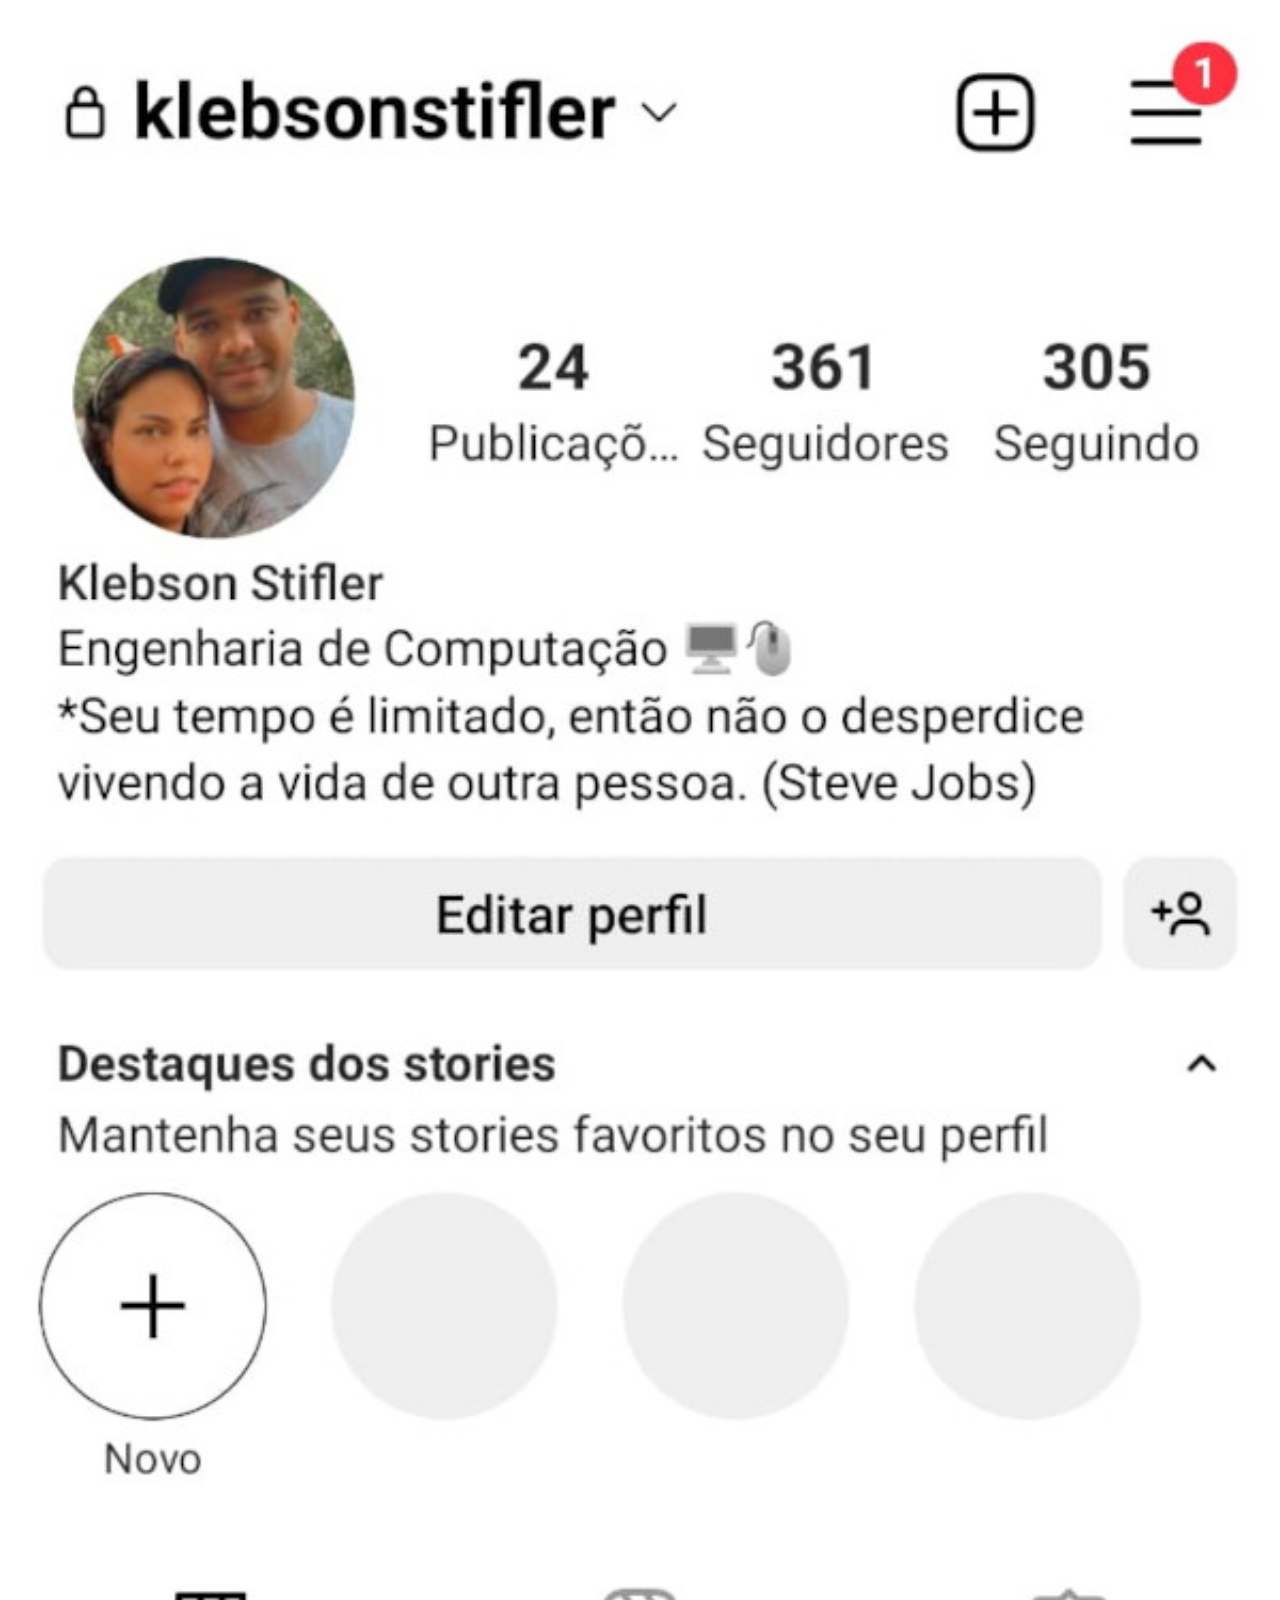
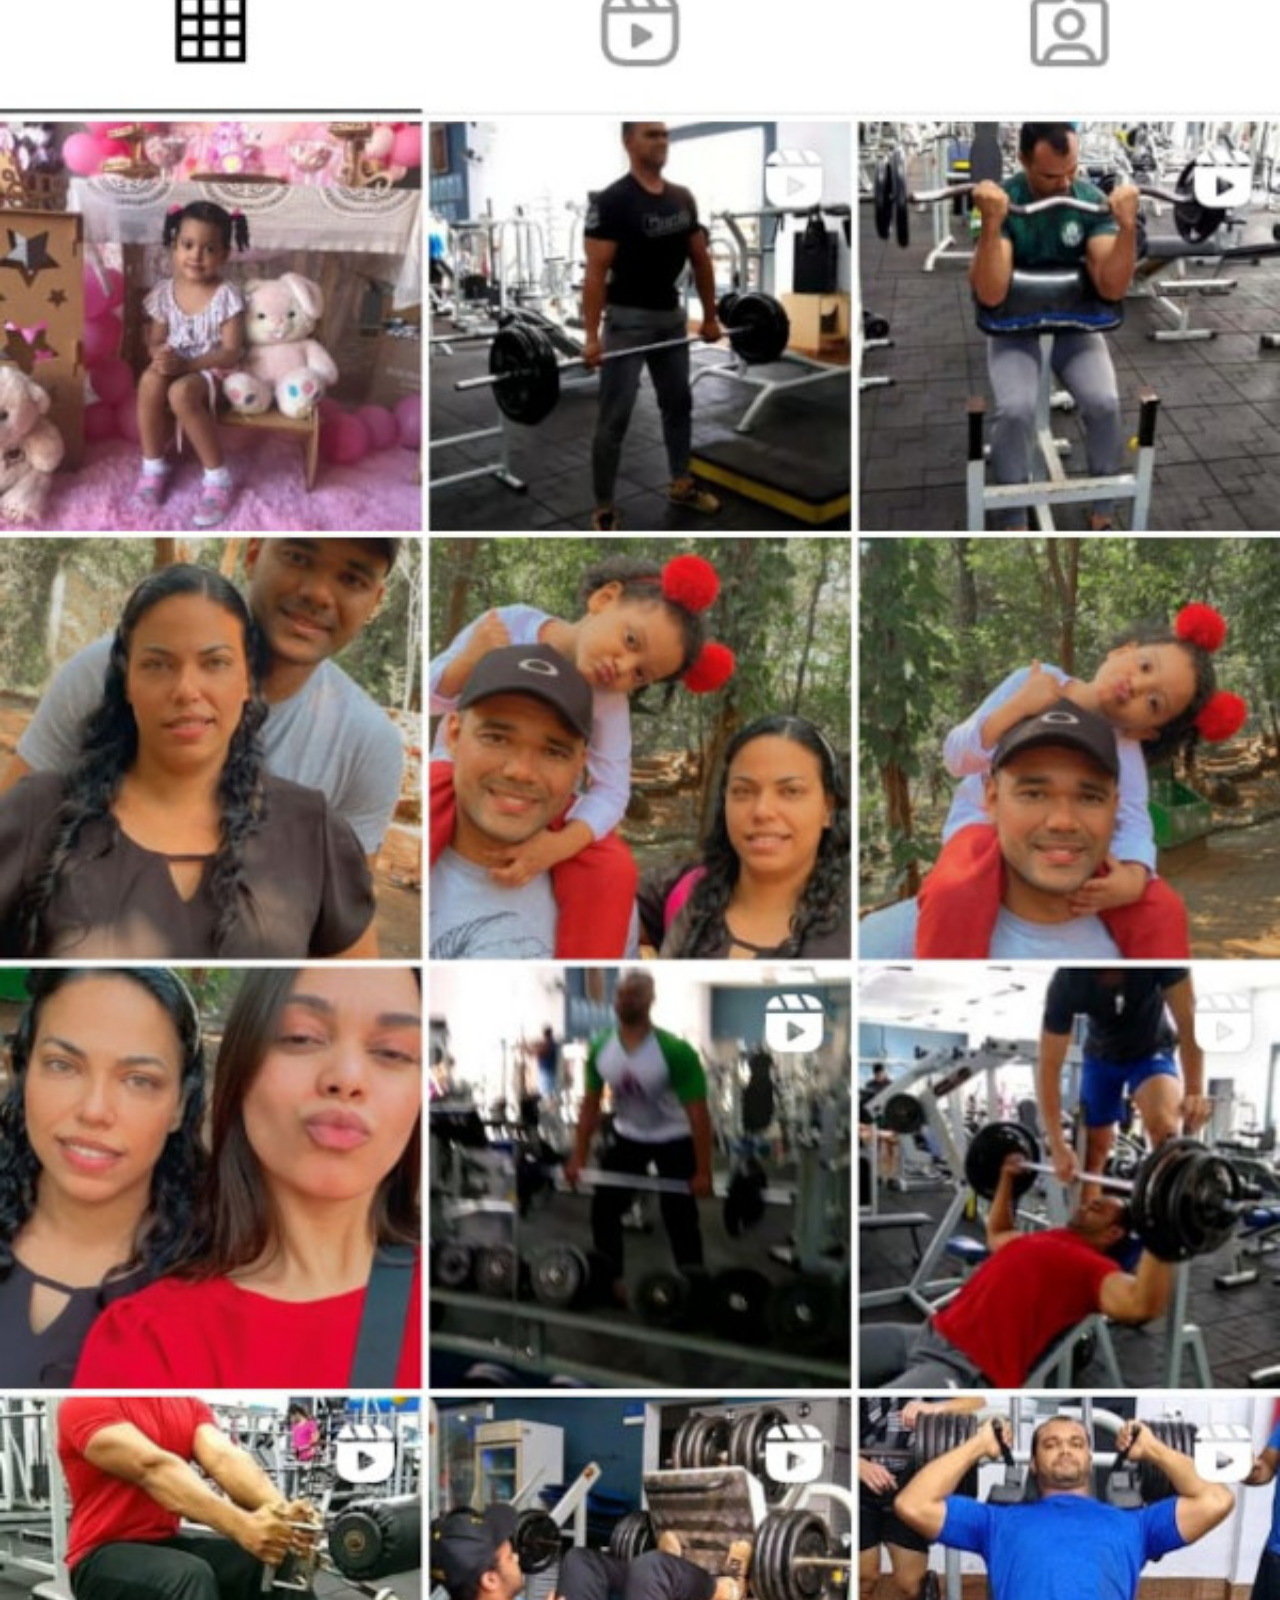
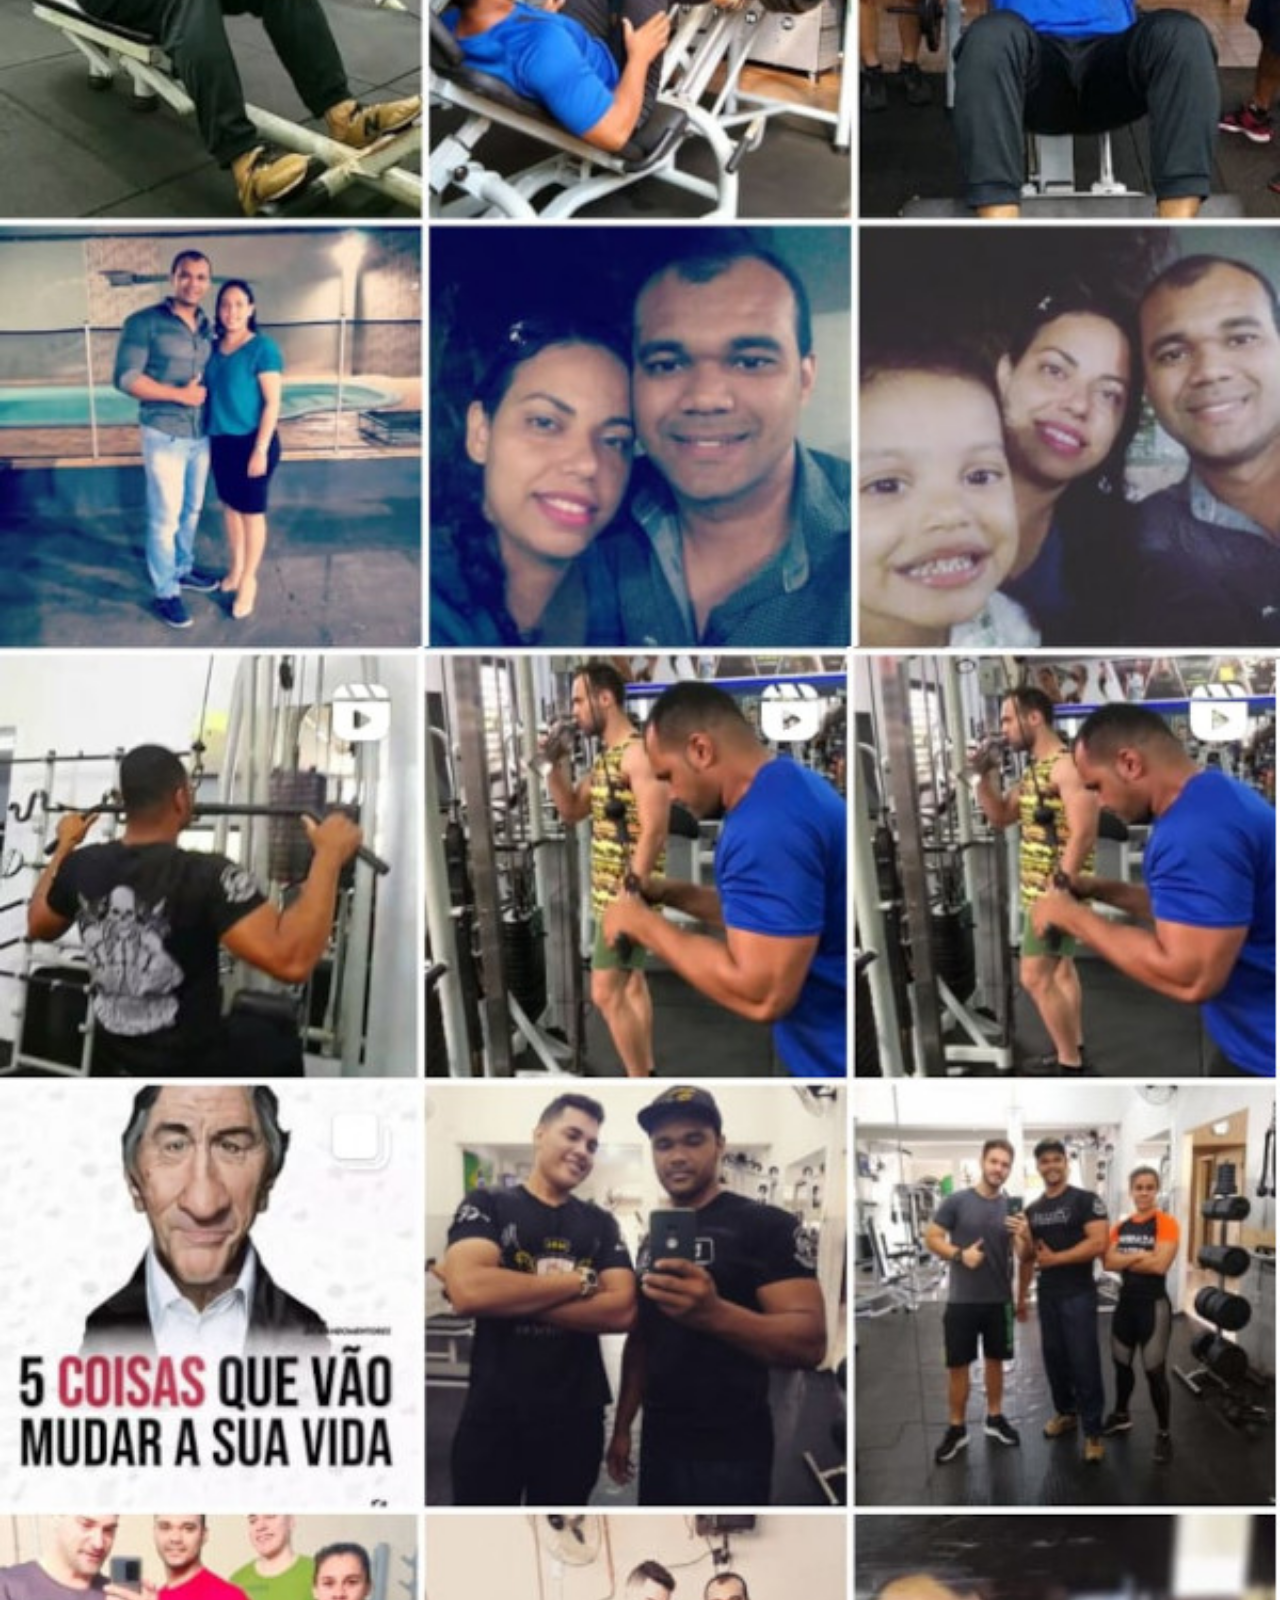
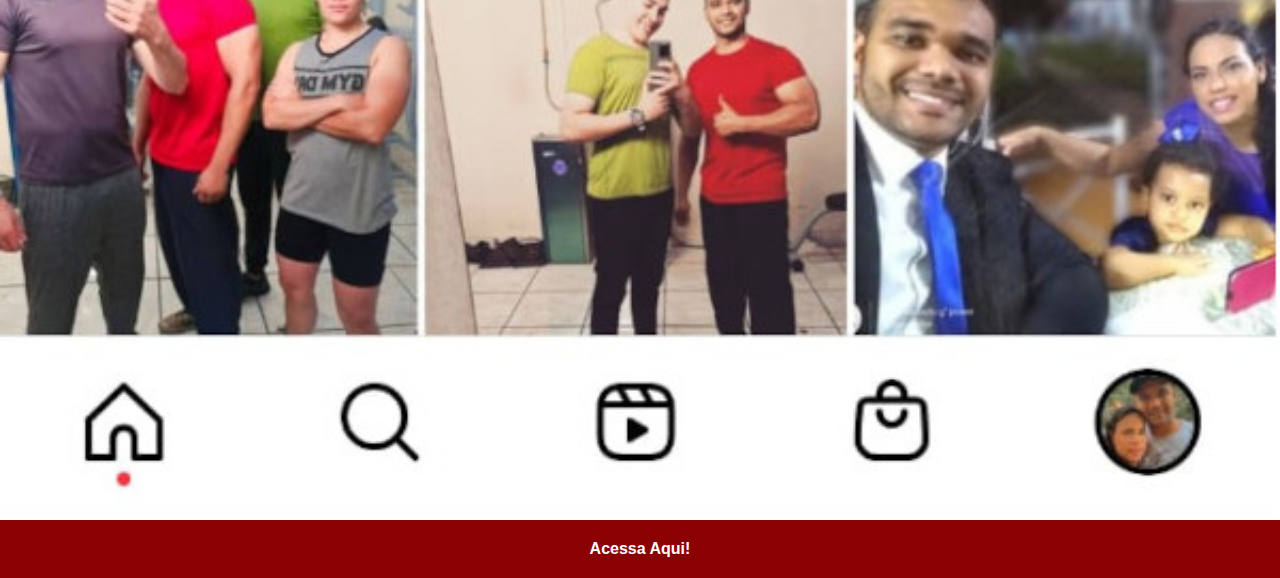
<file: projeto-social/instagram.html>
<!DOCTYPE html>
<html lang="pt-br">
<head>
    <meta charset="UTF-8">
    <meta http-equiv="X-UA-Compatible" content="IE=edge">
    <meta name="viewport" content="width=device-width, initial-scale=1.0">
    <title>Instagram</title>
    <link rel="stylesheet" href="estilos/social.css">
</head>
<body>
    <img src="imagens/tela-instagram.jpg" alt="Instagram">
    <a href="https://www.instagram.com/klebsonstifler/" target="_blank" rel="external">Acessa Aqui!</a>
</body>
</html>
</file>
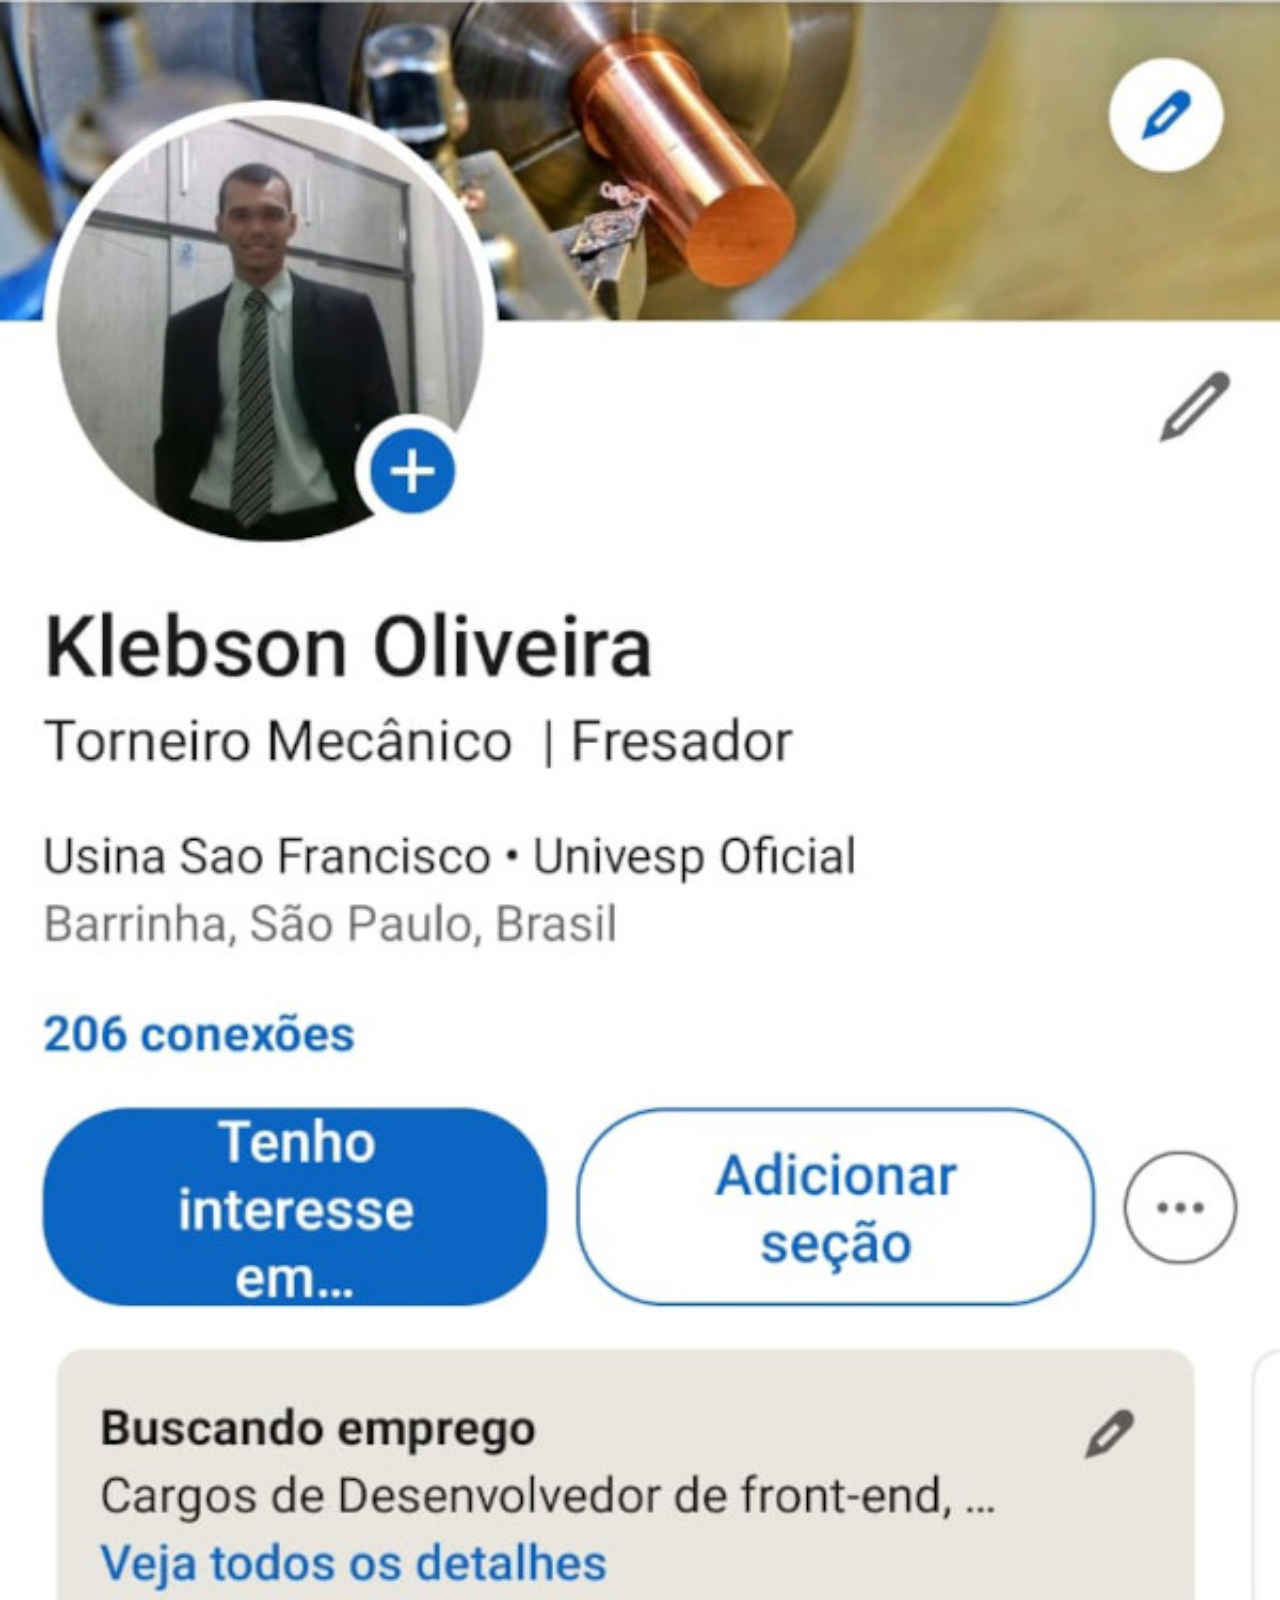
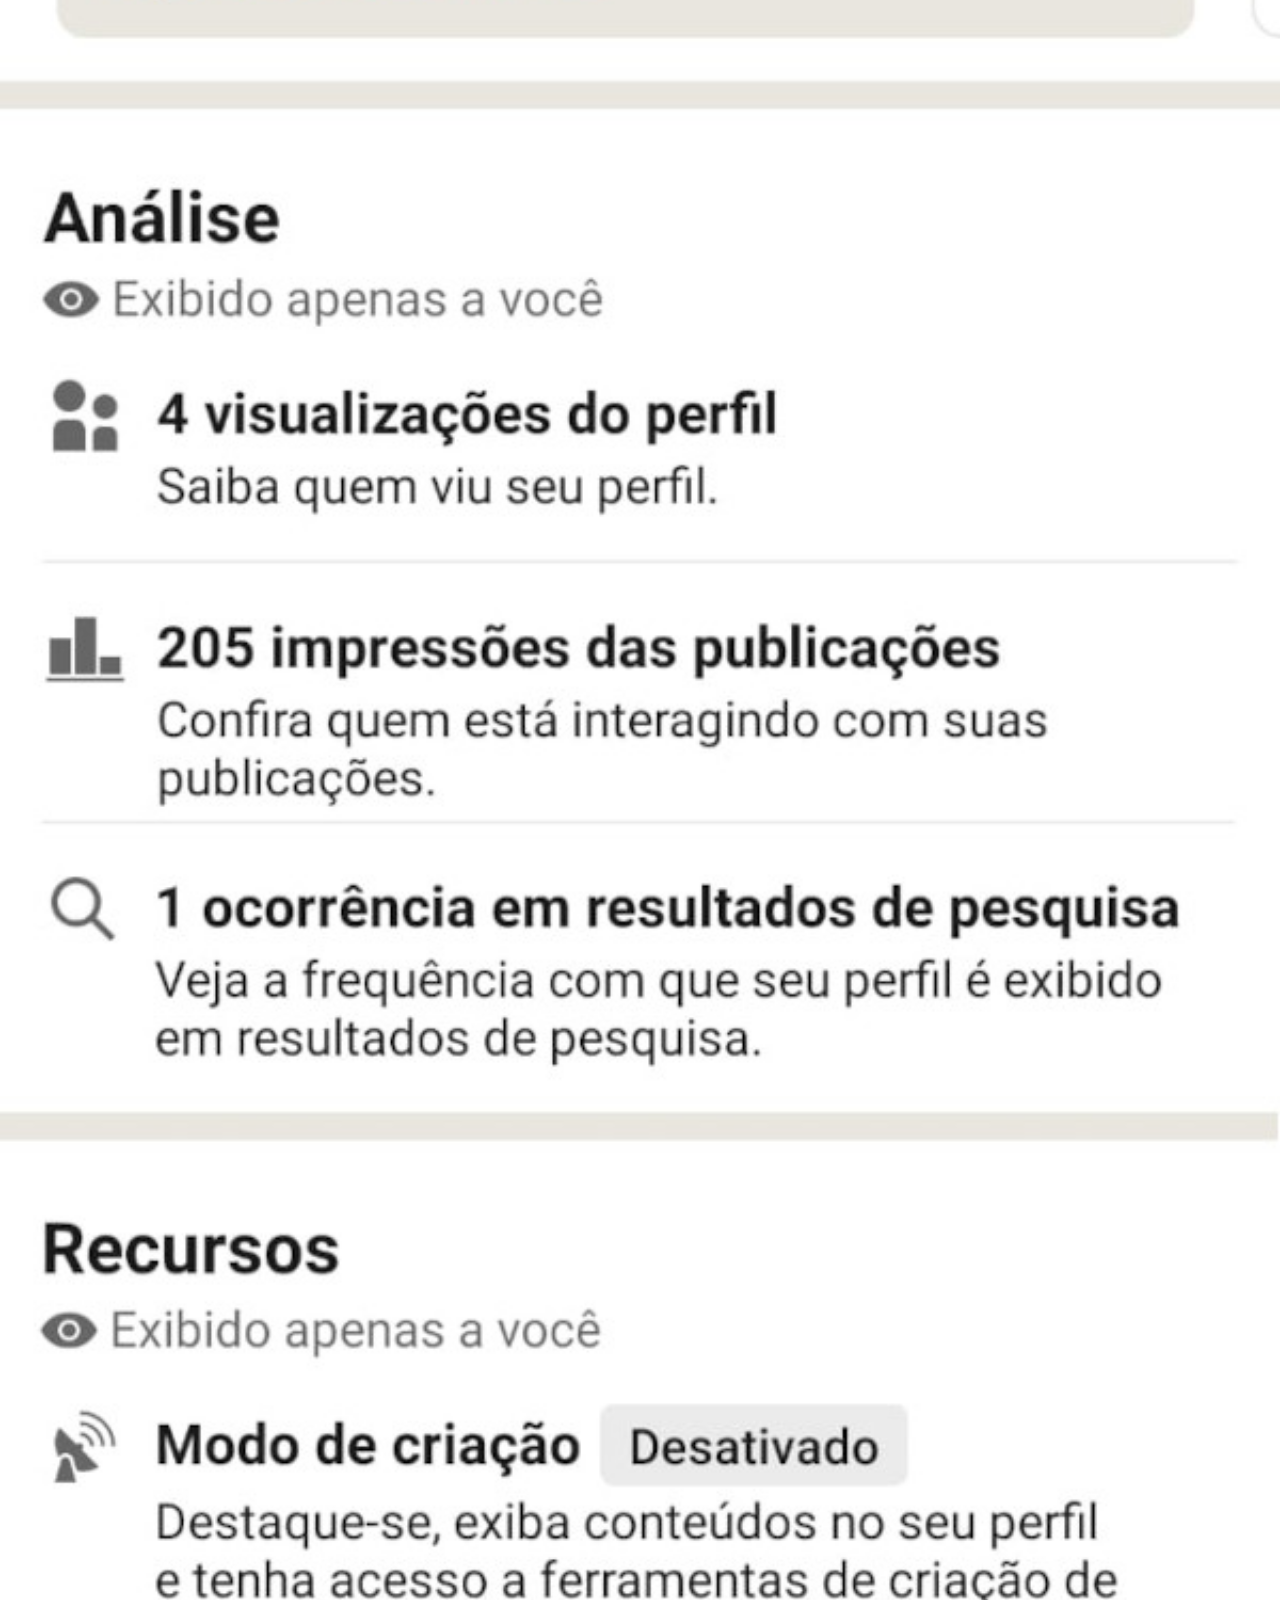
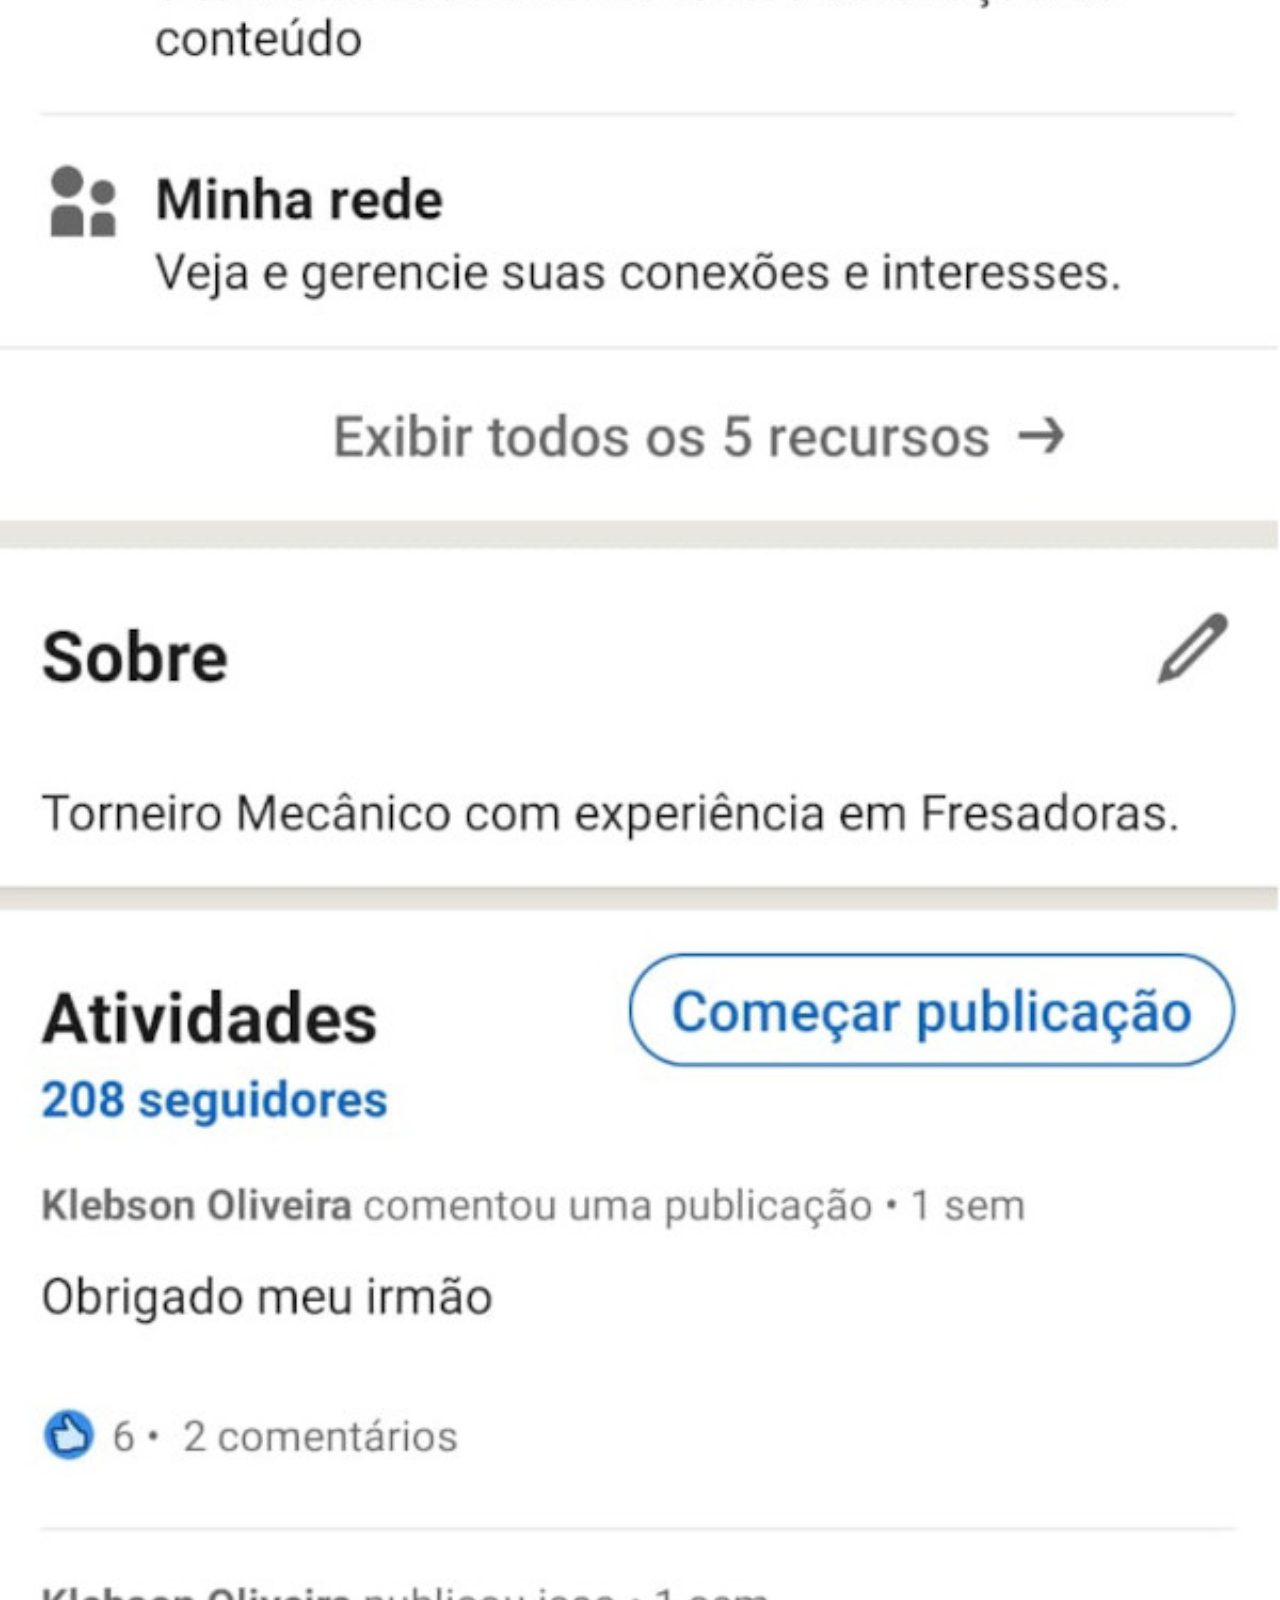
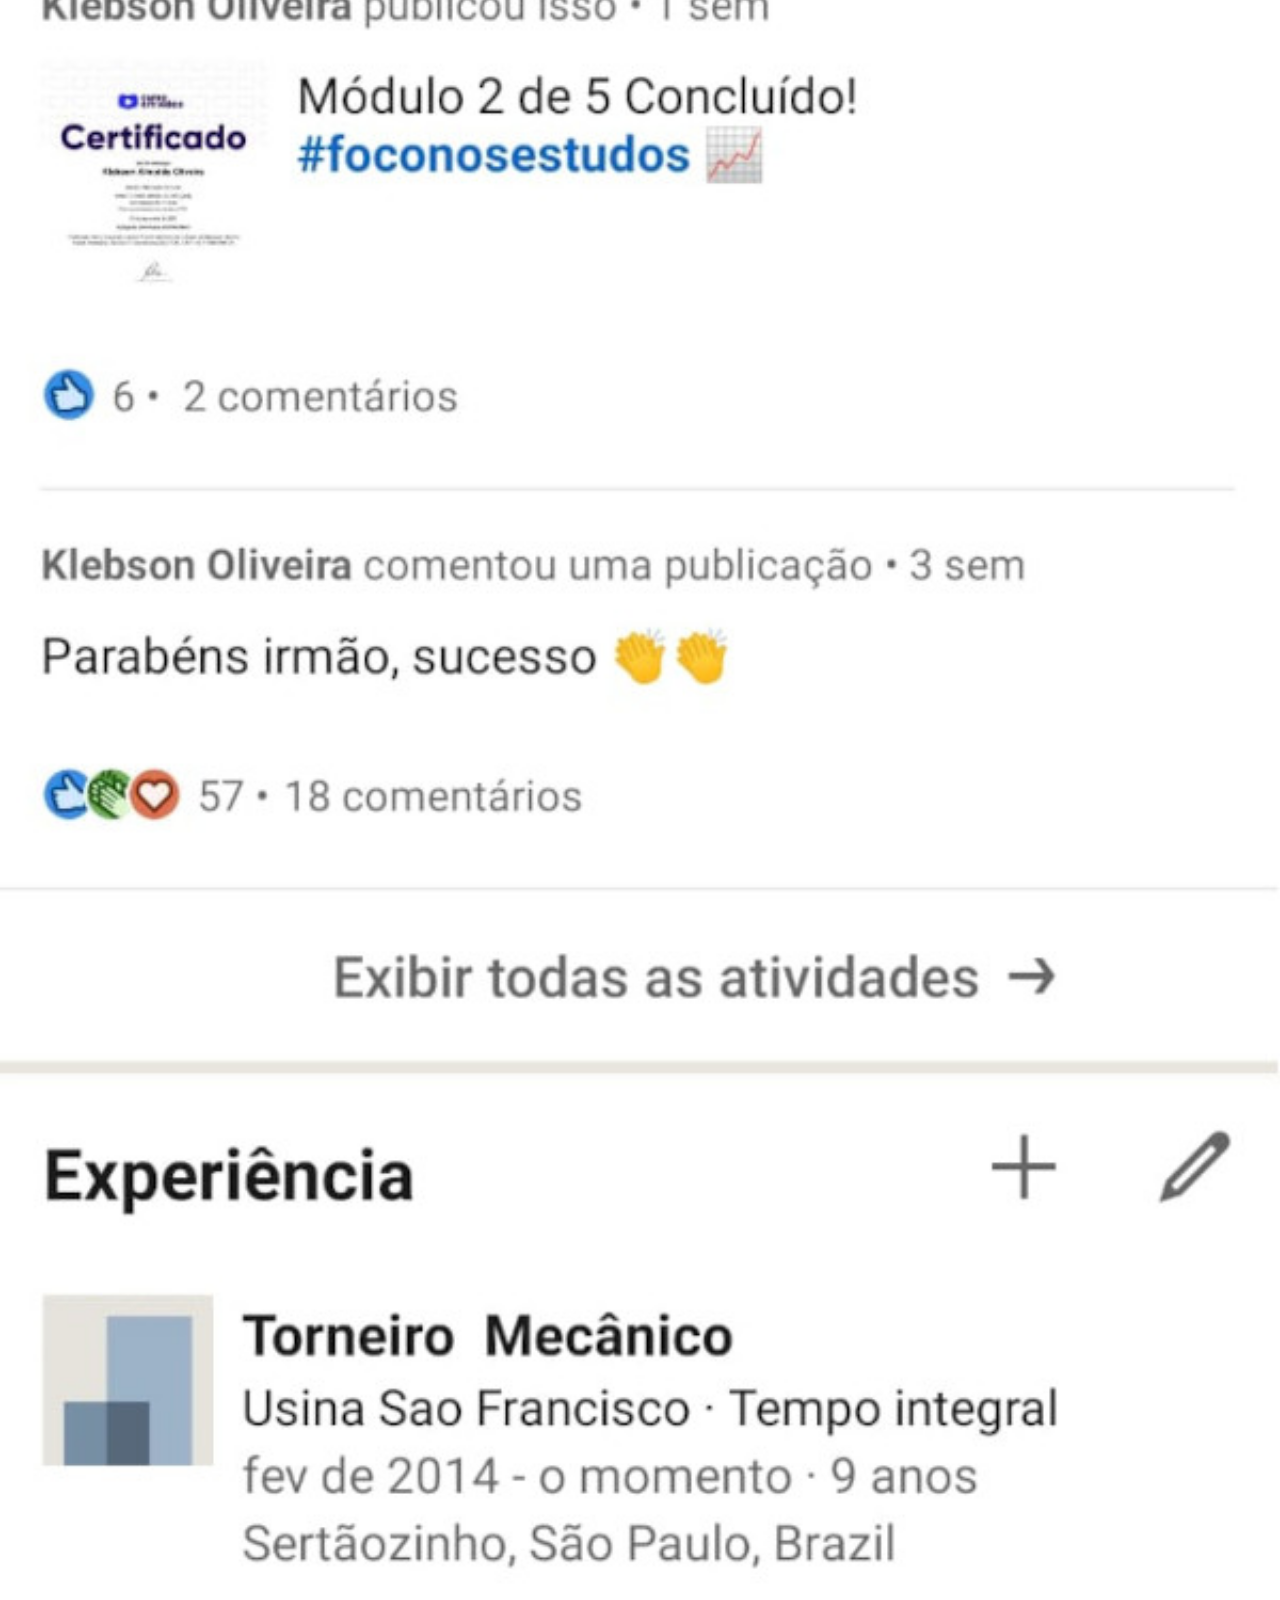
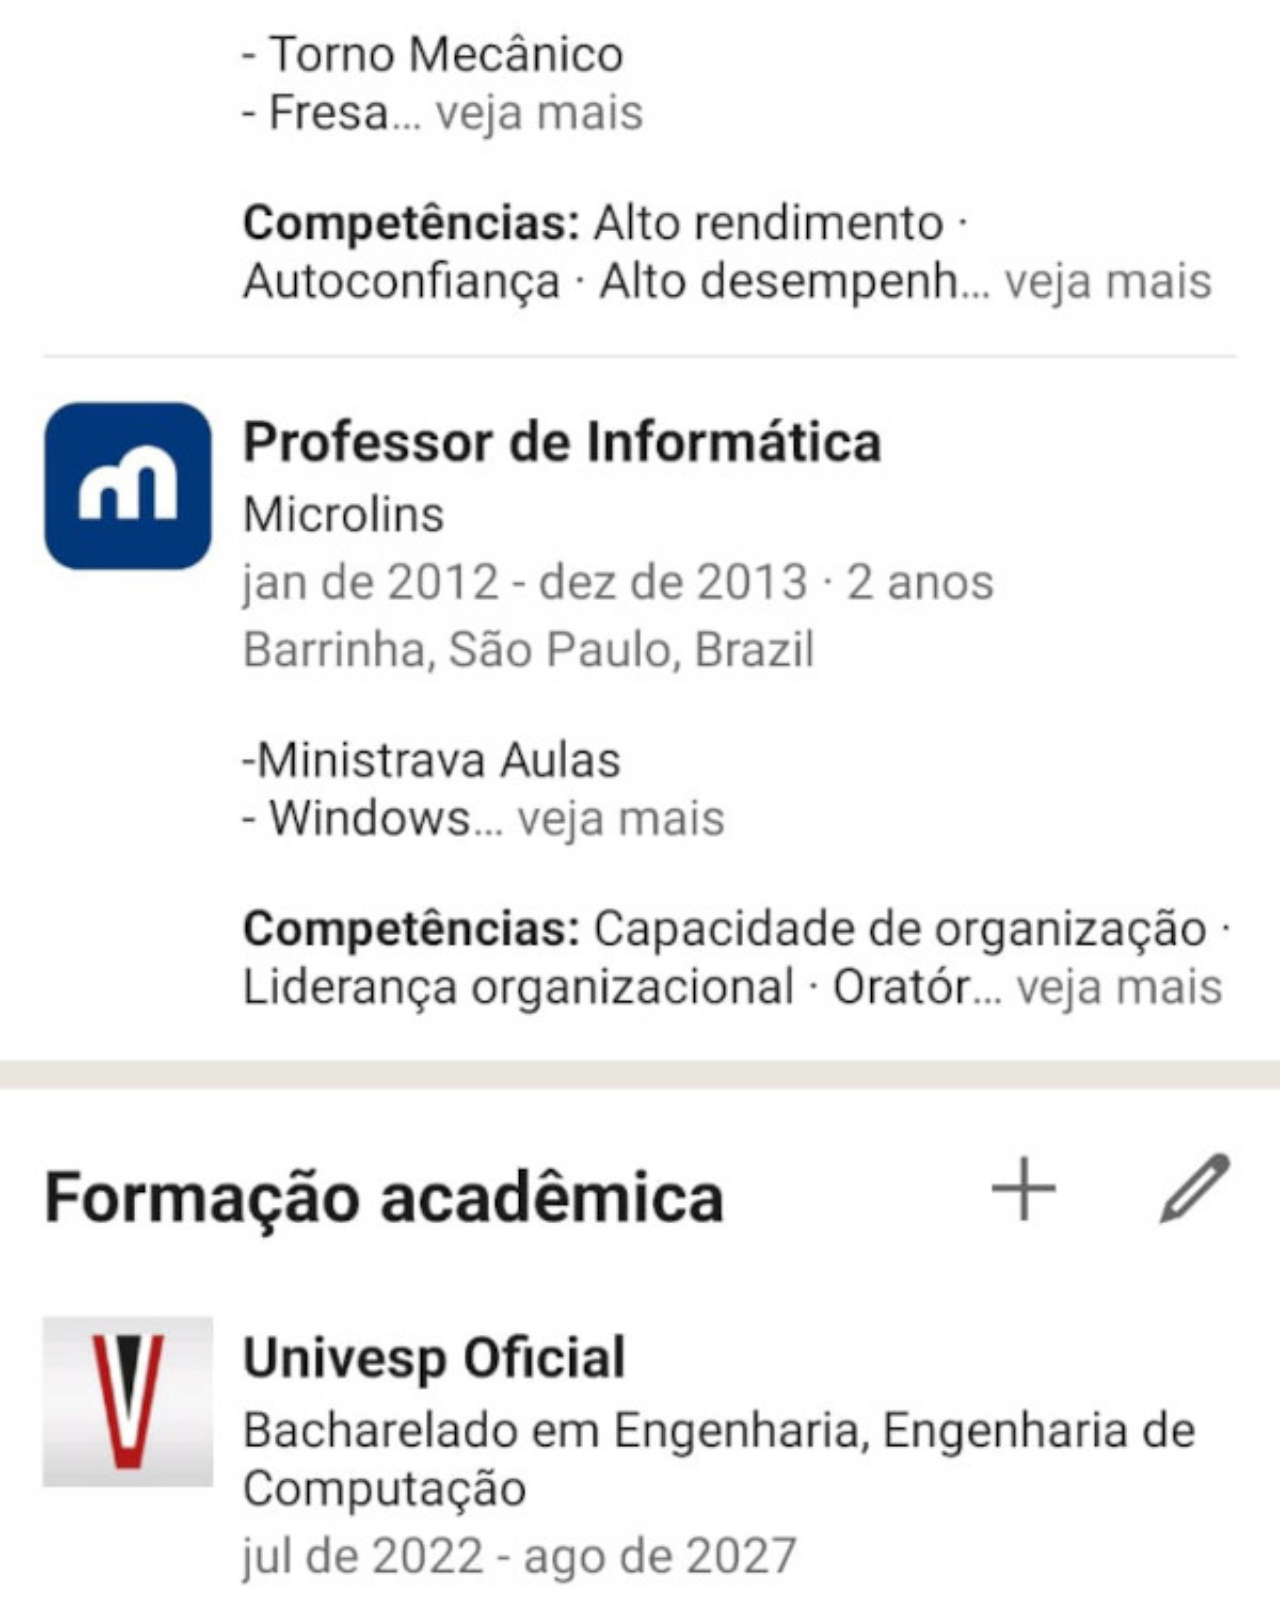
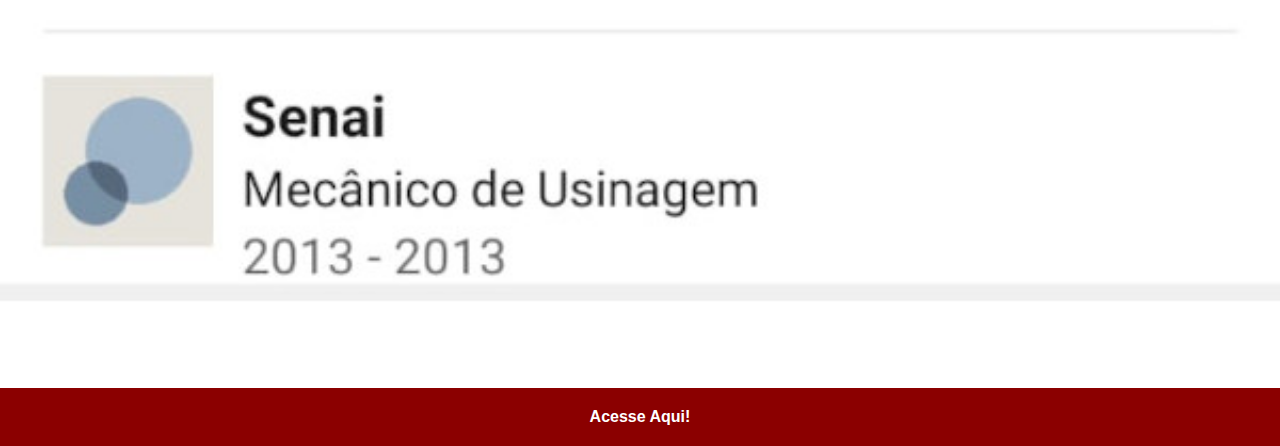
<file: projeto-social/linkedin.html>
<!DOCTYPE html>
<html lang="pt-br">
<head>
    <meta charset="UTF-8">
    <meta http-equiv="X-UA-Compatible" content="IE=edge">
    <meta name="viewport" content="width=device-width, initial-scale=1.0">
    <title>Facebook</title>
    <link rel="stylesheet" href="estilos/social.css">
</head>
<body>
    <img src="imagens/tela-linkedin.jpg" alt="linkedin">
    <a href="https://www.linkedin.com/in/klebson-oliveira19/" target="_blank" rel="external">Acesse Aqui!</a>
</body>
</html>
</file>
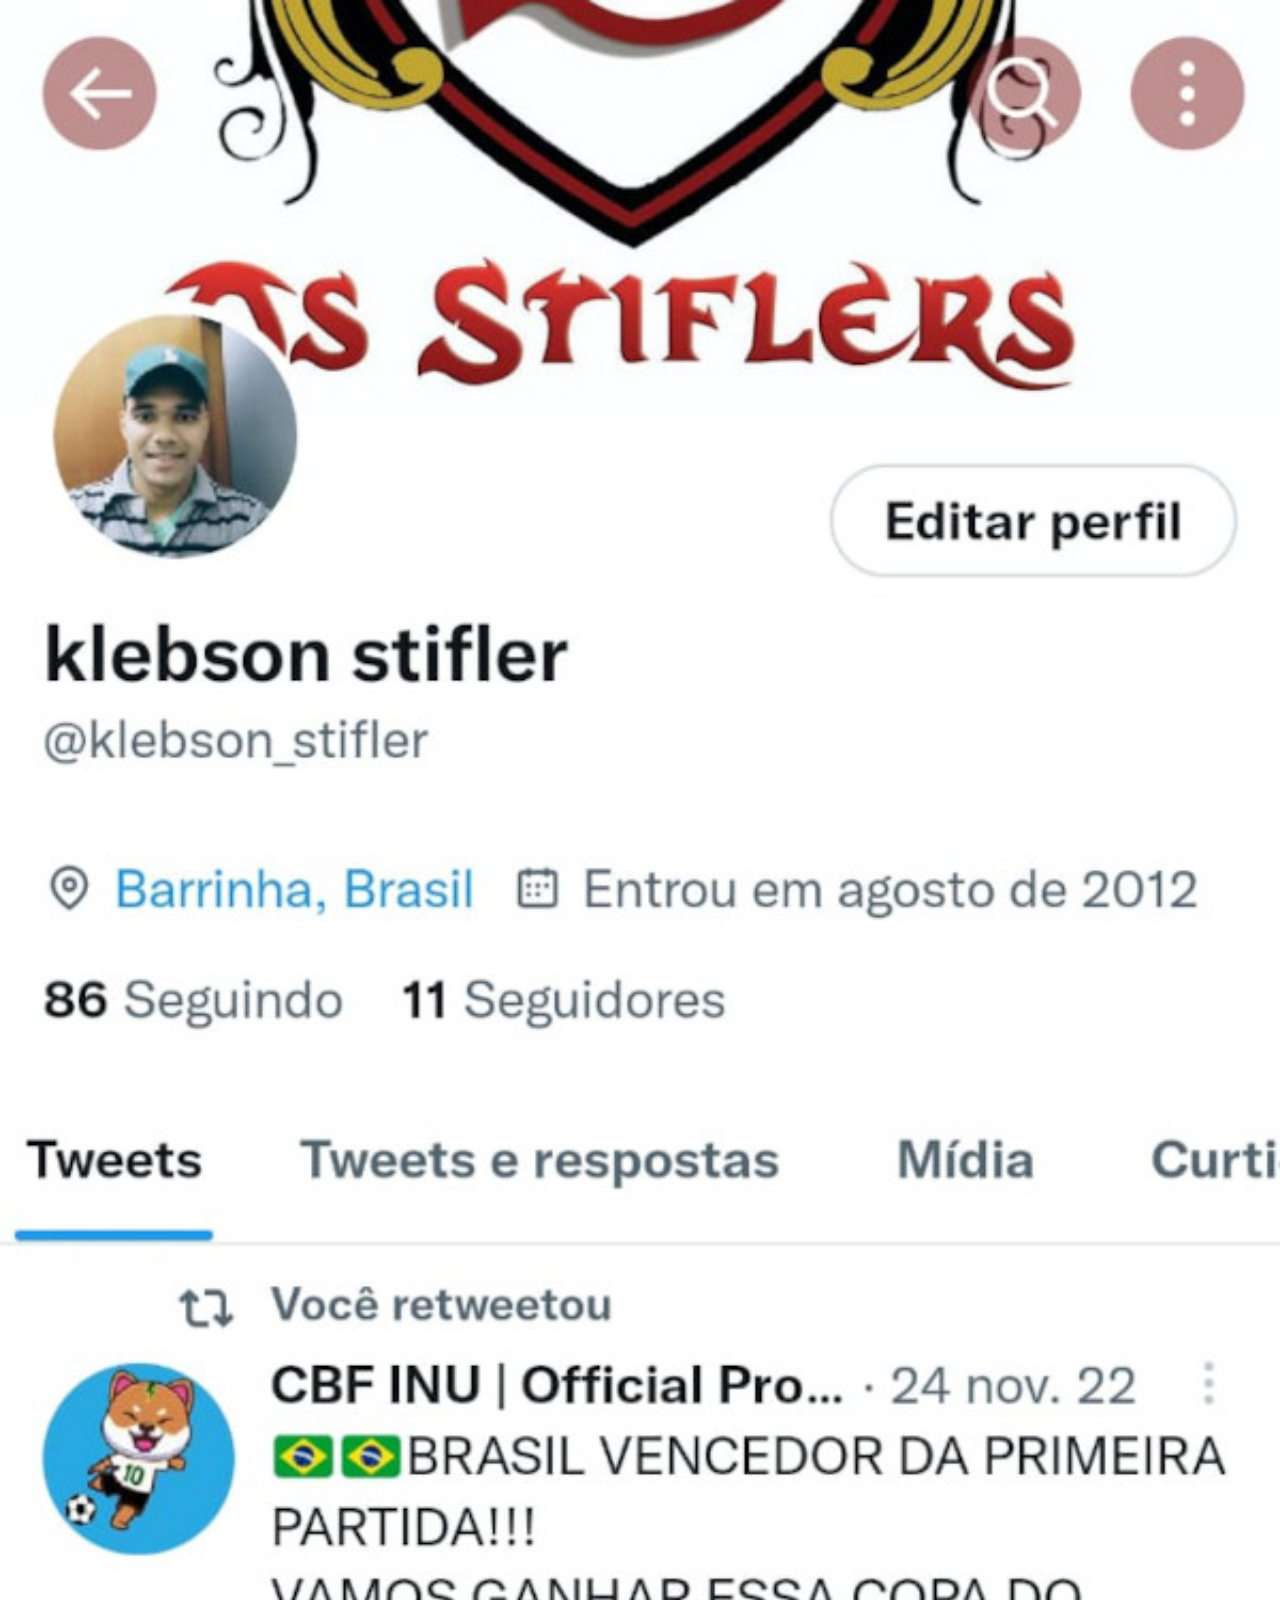
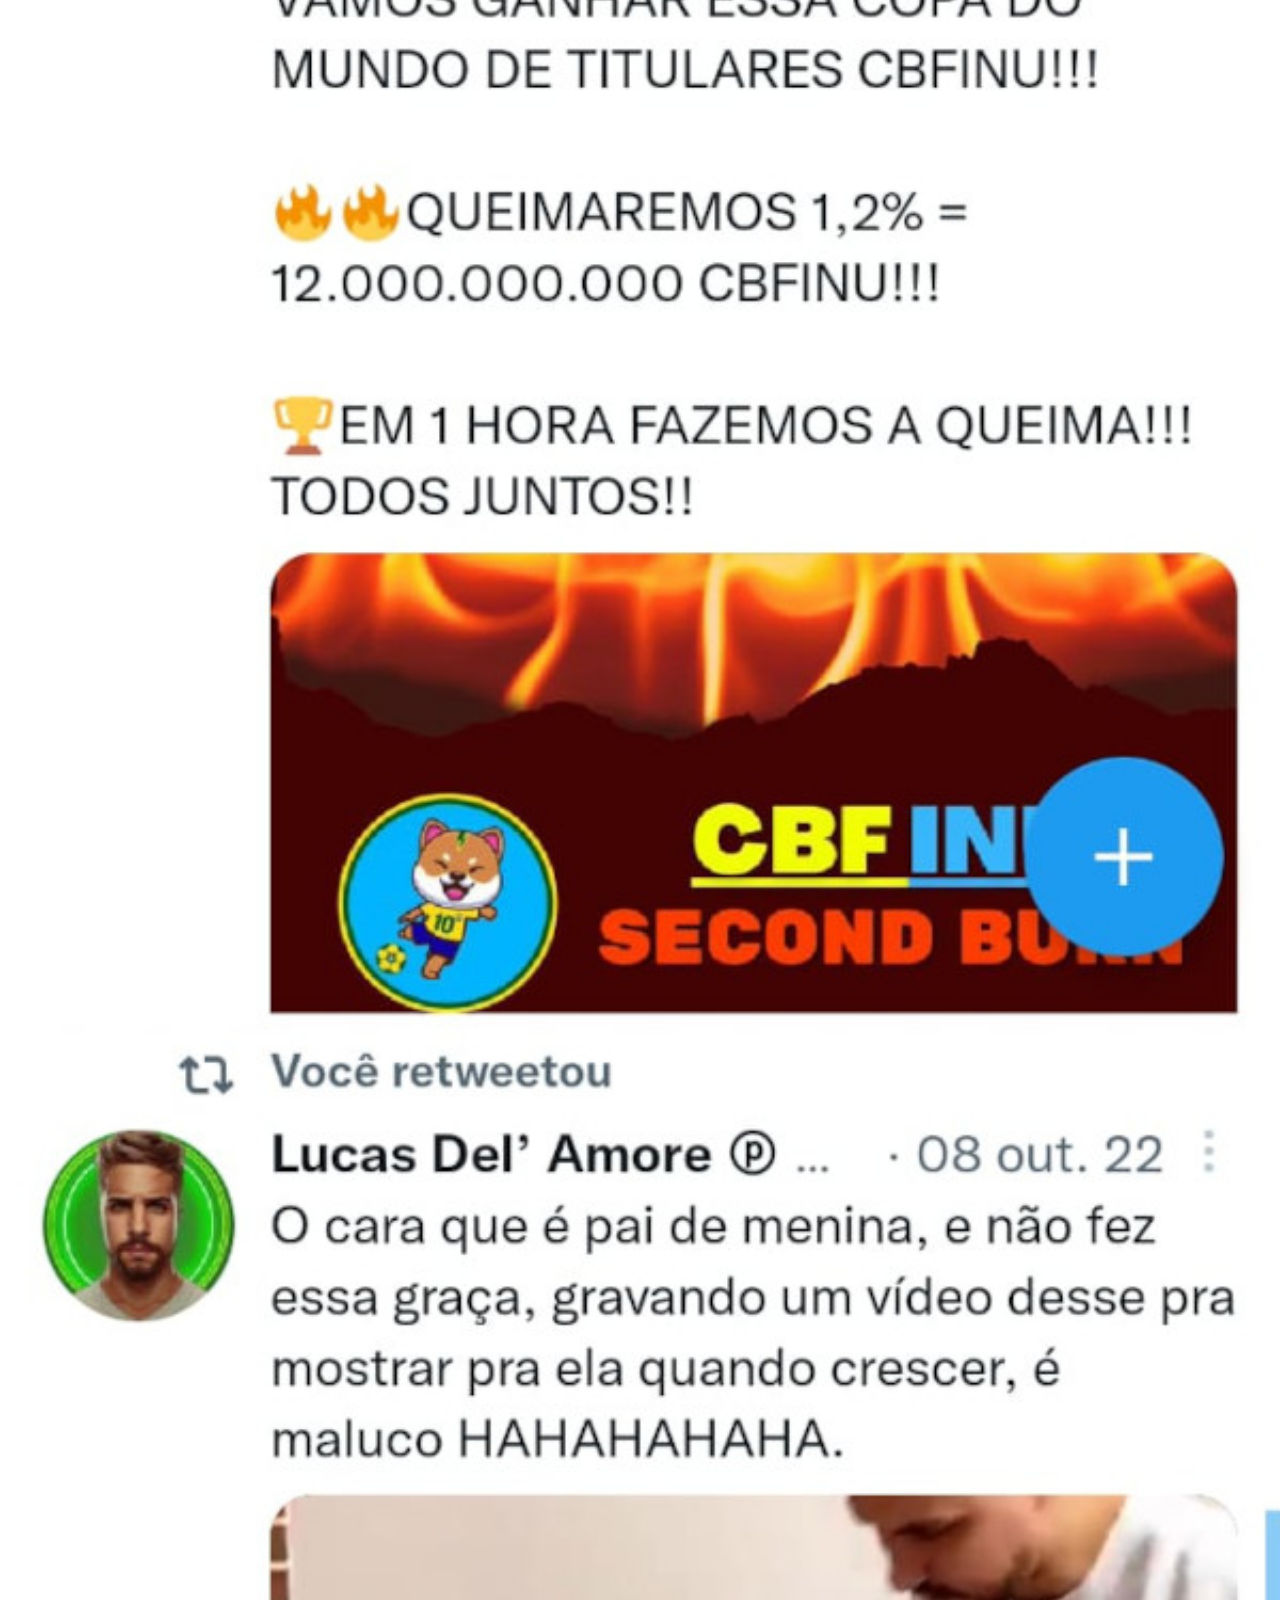
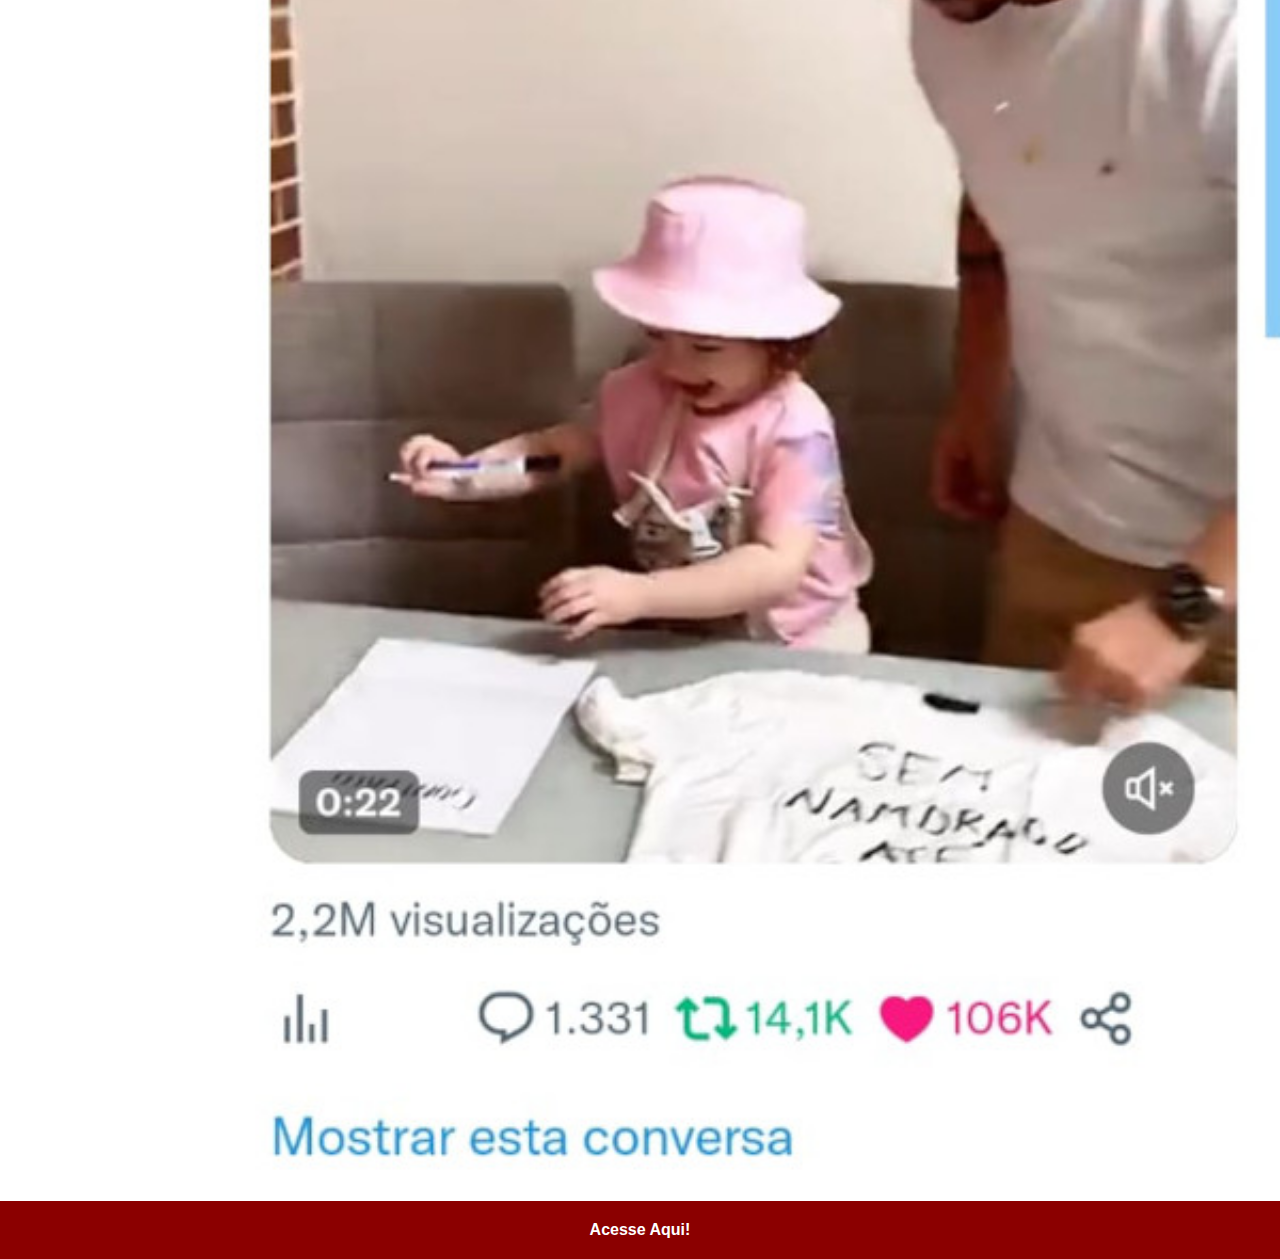
<file: projeto-social/twitter.html>
<!DOCTYPE html>
<html lang="pt-br">
<head>
    <meta charset="UTF-8">
    <meta http-equiv="X-UA-Compatible" content="IE=edge">
    <meta name="viewport" content="width=device-width, initial-scale=1.0">
    <title>Twitter</title>
    <link rel="stylesheet" href="estilos/social.css">
</head>
<body>
    <img src="imagens/tela-twitter.jpg" alt="Twitter">
    <a href="https://twitter.com/klebson_stifler" target="_blank" rel="external">Acesse Aqui!</a>
</body>
</html>
</file>
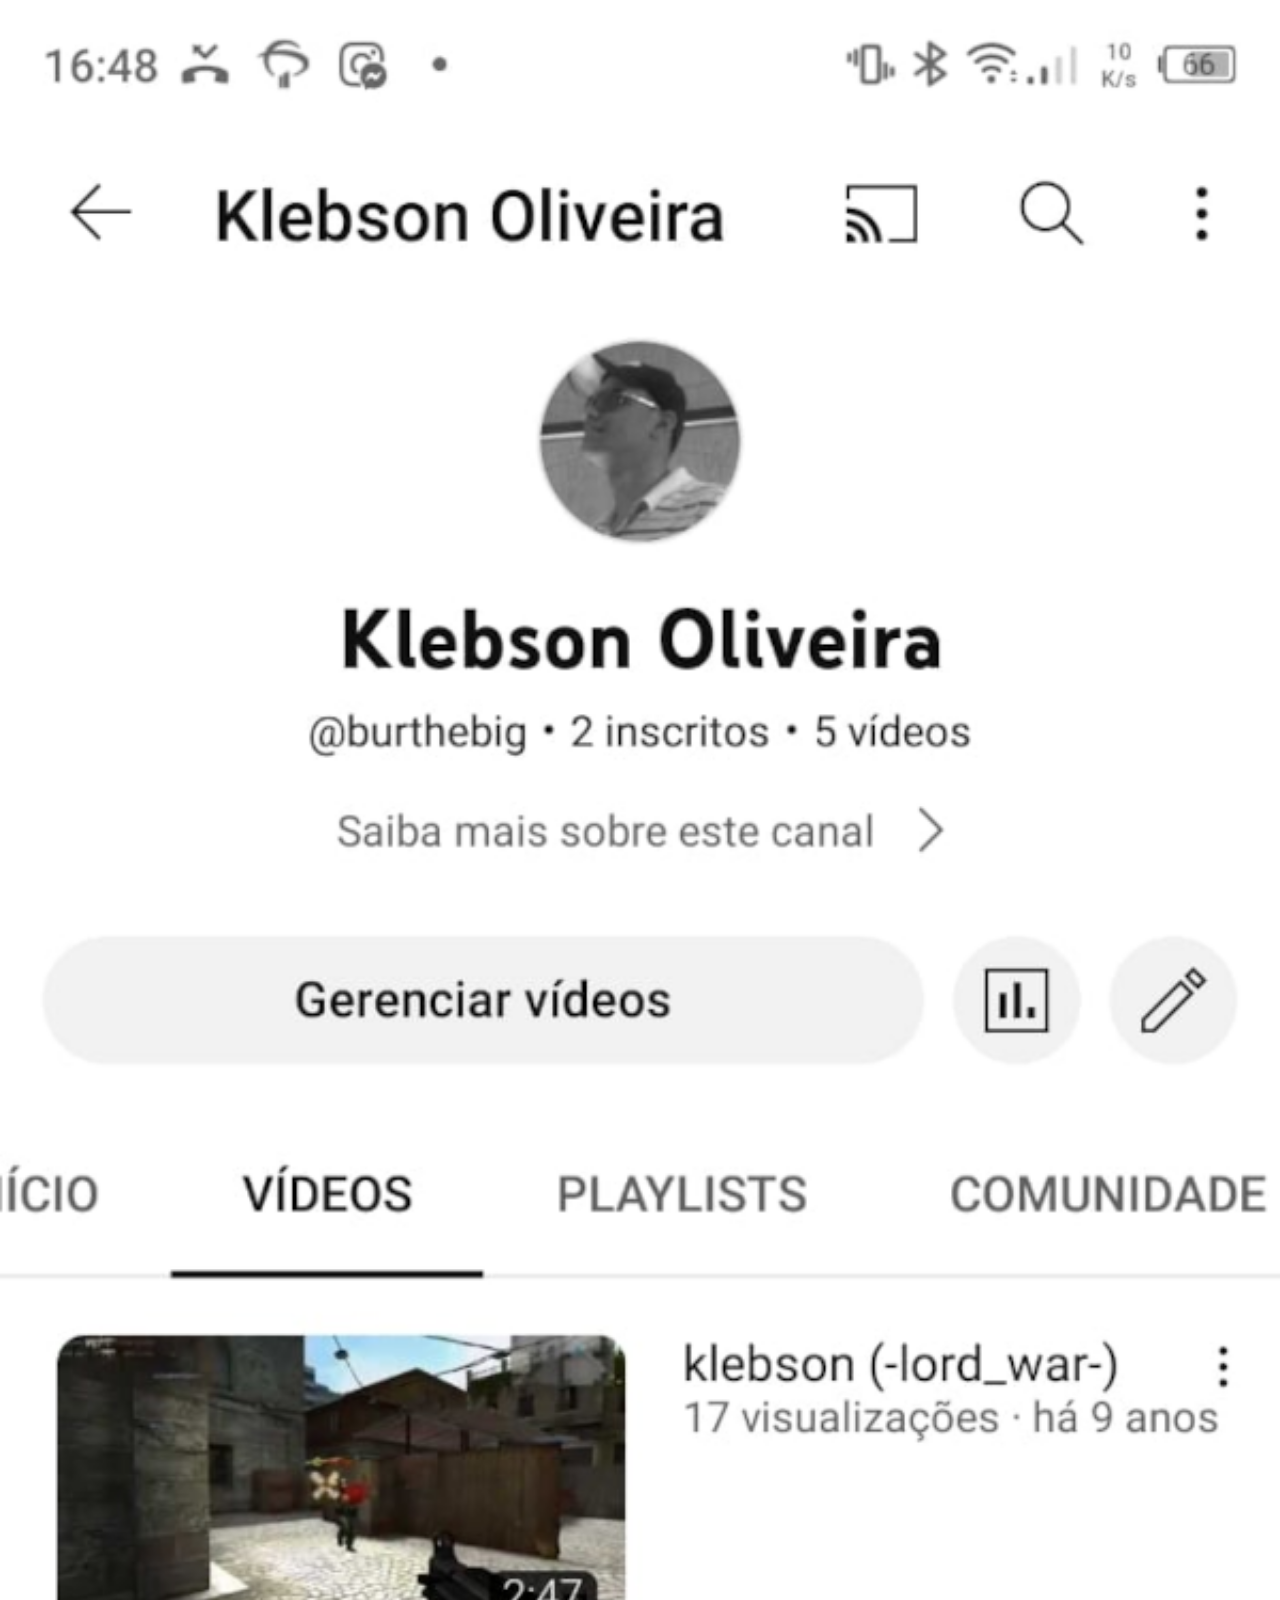
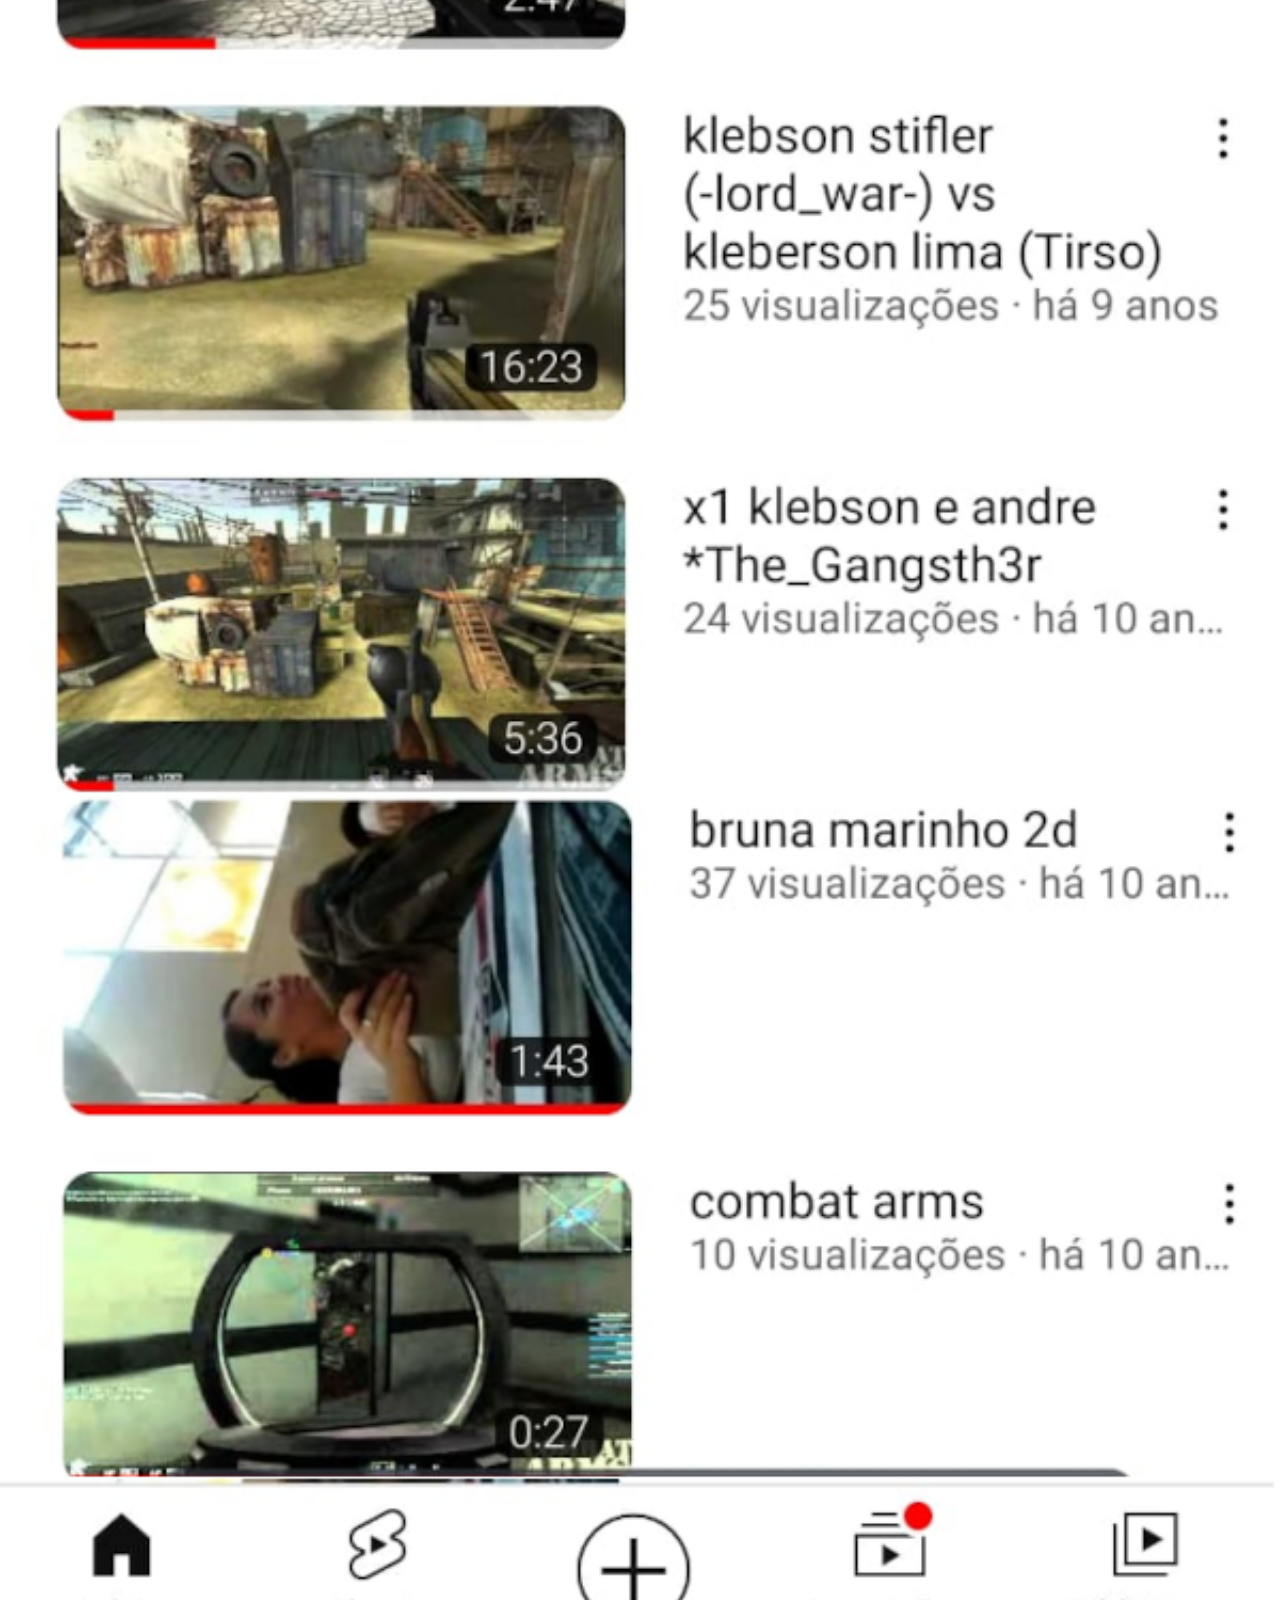
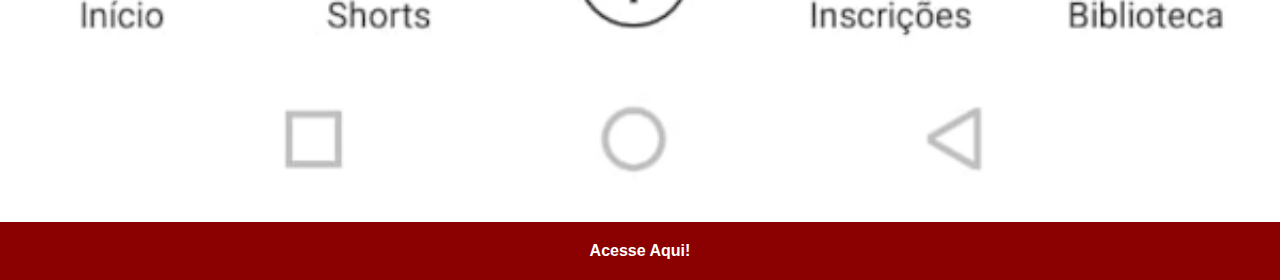
<file: projeto-social/youtube.html>
<!DOCTYPE html>
<html lang="pt-br">
<head>
    <meta charset="UTF-8">
    <meta http-equiv="X-UA-Compatible" content="IE=edge">
    <meta name="viewport" content="width=device-width, initial-scale=1.0">
    <title>Youtube</title>
    <link rel="stylesheet" href="estilos/social.css">
</head>
<body>
    <img src="imagens/tela-youtube.png" alt="youtube">
    <a href="https://www.youtube.com/@burthebig/videos" target="_blank" rel="external">Acesse Aqui!</a>
</body>
</html>
</file>
<file: countdown/style.css>
@charset "UTF-8";
@import url('https://fonts.googleapis.com/css2?family=Poppins:wght@300;400;500&display=swap');

*{
    padding: 0;
    margin: 0;
    font-family: var(--fontpadrao);
    text-align: center;
}
:root {
    --fontpadrao:'Poppins', sans-serif;
    
    --black: #4D4C59;
    --purple: #6C63FF;
    --light-grey: #C8C8C8;
    --text-color: #9C9AB6;
  }
.imagetop {
    position: absolute;
    width: 99.8vw;
}
.imagetop img {
    width: 100%;      
}
.foguete {
    width: auto;
    position: absolute;
    right: 70px;
    top: 120px;
}
.foguete img {
    width: 400px;
}

.imagebottom {
    position: absolute;
    bottom: 0px;
    width: 99.8vw;
}

.imagebottom img {
    width:100%;
}

.container {
    position: absolute;
    top: 20%;
    left: 3%;
    width: 400px;
}

#titulo {
    color: var(--purple);
}

.contador {
    display: flex;
    flex-wrap: wrap;
}

span {
    color: var(--light-grey);
    font-size: .8rem;
}

.numbers {
    font-size: 3.5rem;
    color: var(--black);
    padding: 0rem 0.5rem 0rem 0rem;
}

.text {
    color: var(--text-color);
    font-size: 0.8rem;
    padding: 8px 0px;
}

button {
    cursor: pointer;
    padding: 5px 9px;
    font-weight: 500;
    color: white;
    background-color: var(--purple);
    border-color: var(--purple);
    border-radius: 5px;
}
.cadastro {
    display: none;
    position: absolute;
    background: linear-gradient(90deg, rgba(27,25,64,1) 0%, rgba(108,99,255,1) 50%, rgba(156,154,182,1) 100%);
    width: 300px;
    height: 250px;
    text-align: center;
    top: 110px;
    right: 50px;
    border-radius: 5px;
}

#nome {
    width: 200px;
    margin: 50px 0 5px 0;
    border-radius: 5px;
}
#email {
    width: 200px;
    margin-bottom: 5px;
    border-radius: 5px;
}

#senha {
    width: 200px;
    margin-bottom: 5px;
    border-radius: 5px;
}

.cadastro h1 {
    color: white;
    font-weight: 500;
}

.cadastro button {
    cursor: pointer;
    background-color: white;
    color: var(--purple);
}

.icons {
    width: 15px;
    padding-right: 3px;
}

#checkbox {
    position: absolute;
    bottom: 10px;
    left: 20px;
}

#submit {
    margin-top: 15px;
}

button:hover {
    transform: scale(1.1);
    transition: .6s;
}

@media (max-width:860px) {
    body {
        width: 100vw;
        height: auto;
    }
    .imagetop {
        display: block;
        position: static;
        width: 100%;
    }
    .container {
        display: block;
        position: static;
        margin: auto;
        padding: 20px 10px;
        width: 360px;
    }
    .foguete {
        display: block;
        position: static;
    }

    .foguete img {
        width: 350PX;
    }
    .cadastro {
        position: static;
        background: linear-gradient(90deg, rgba(27,25,64,1) 0%, rgba(108,99,255,1) 50%, rgba(156,154,182,1) 100%);
        width: 300px;
        margin: auto;
        border-radius: 5px;
    }

    .imagebottom {
        display: block;
        position: static;
        width: 100%;
    }
}
</file>
<file: desafio10/style.css>
@charset "UTF-8";
@import url('https://fonts.googleapis.com/css2?family=Bebas+Neue&display=swap');
@font-face {
    font-family: 'Android';
    src: url(fontes/idroid.otf) format(opentype);
    font-weight: normal;
}

:root {
    --cor0: #c5ebd6;
    --cor1: #83e1ad;
    --cor2: #3ddc84;
    --cor3: #2fa866;
    --cor4: #1a5c37;
    --cor5: #063d1e;

    --fonte-padrao: arial, verdana, helvetica, sans-serif;
    --fonte-destaque: 'Bebas Neue', 'cursive';
    --fonte-android: 'Android', 'cursive';
}
* {
    margin: 0px;
    padding: 0px;
}    

body {
    background-color:var(--cor0);
    font-family: var(--fonte-padrao);
}

a.externo::after {
    content: '\1f517';
}

header {
    background-image: linear-gradient(to bottom, var(--cor3), var(--cor5));
    min-height: 150px;
    text-align: center;
    padding-top: 40px;
}

header > h1 {
    color: #fff;
    font-family: var(--fonte-destaque);
    font-size: 3em;
    padding-bottom: 30px;
    text-shadow: 2px 2px 0px rgba(0, 0, 0, 0.466);
}

header > p {
    color: #fff;
    font-family: var(--fonte-padrao);
    font-size: 1.2em;
    padding-left: 10px;
    padding-right: 10px;
    max-width: 500px;
    margin: auto;
    text-shadow: 2px 2px 0px rgba(0, 0, 0, 0.466);
    margin-bottom: 20px;
}

nav {
    background-color: var(--cor5);
    padding: 10px;
    box-shadow: 0px 7px 9px rgba(0, 0, 0, 0.562);
}

nav a {
    color: #fff;
    padding: 10px;
    border-radius: 5px;
    text-decoration: none;
    font-weight: bold;
    transition-duration: .5s;
}

nav > a:hover {
    background-color: var(--cor3);
    color: var(--cor5);
}

main {
    min-height: 300px;
    max-width: 800px;
    margin: auto;
    margin-bottom: 30px;
    background-color: #fff;
    padding: 20px;
    box-shadow: 0px 0px 10px rgba(0, 0, 0, 0.473);
    border-bottom-left-radius: 10px;
    border-bottom-right-radius: 10px;
}

main  h1 {
    color: var(--cor5);
    font-family: var(--fonte-android);
}

main h2 {
    font-family: var(--fonte-android);
    color: var(--cor4);
    font-size: 1.3em;
    background-image: linear-gradient(to right, var(--cor1), transparent);
    text-indent: 7px;
}

main p {
    margin: 15px 0px;
    text-align: justify;
    text-indent: 30px;
    line-height: 1.3em;
}

main strong {
    color: var(--cor4);
    font-weight: bold;
}

main a {
    text-decoration: none;
    font-weight: bold;
    color: var(--cor5);
    background-color: var(--cor2);
    padding: 2px 6px;
}

main a:hover {
    text-decoration: underline;
    color: var(--cor1);
    background-color: var(--cor5);
}

main img {
    width: 100%;
}

main img .pequena {
   max-width: 200px;
    display: block;
    margin: auto;
}

div.video {
    background-color: var(--cor5);;
    margin: 0px -20px 30px 0px;
    padding: 20px;
    position: relative;
    padding-bottom: 55.2%;
}

div.video > iframe {
    position: absolute;
    top: 5%;
    left: 5%;
    width: 90%;
    height: 90%;
}

aside {
    background-color: var(--cor1);
    padding: 10px;   
    border-radius: 10px;
    box-shadow: 3px 3px 8px #1a5c3783;
}

aside h3 {
    background-color: var(--cor4);
    padding: 10px;
    color: #fff;
    margin: -10px -10px 0px -10px;
    border-radius: 10px 10px 0px 0px;
}

aside > ul {
    list-style-position: inside;
    columns: 2;
    list-style-type: '\2714\00A0\00A0';
}

footer {
    background-color: var(--cor5);
    color: #fff;
    text-align: center;
    font-size: 0.8em;
    padding: 5px;
}
</file>
<file: portifolio/style.css>
@import url('https://fonts.googleapis.com/css2?family=Merriweather+Sans:wght@400;500;600&display=swap');

:root {
    --font-principal: 'Merriweather Sans', sans-serif;

    --body-bg-color: #171718;
    --text-color: #4b94a7;
    --bg-cards: #302F3D;
    --bg-techs: #70dfd5;
}

body {
    background-color: var(--body-bg-color);
    color: var(--text-color);
    align-items: center;
    
}

.container {
    display: grid;
    grid-template-columns: 30% 67%;
    grid-gap: 20px;
    align-content: center;
    
}

.container .menu {
    display: flex;
    flex-direction: column;
    gap: 20px;
}

.identificacao { /* card de nome e foto */
    border: 1px solid var(--body-bg-color);
    border-radius: 30px;
    padding: 10px;
    box-shadow: 2px 2px 8px 0px rgba(0,0,0,0.75);
    text-align: center;
    width: 90%;
}

#foto-perfil {
    width: 150px;
    border-radius: 50%;
    border: 3px solid #91e47c;
    padding: 3px;
}

.links { /* card de links */
    border: 1px solid var(--body-bg-color);
    border-radius: 30px;
    padding: 10px;
    box-shadow: 2px 2px 8px 0px rgba(0,0,0,0.75);
    width: 90%;
}


.icones-nome {  /*nomes dos icones no card de links */
    display: inline-block;
    padding-left: 20px;
}

.tecnologias { /* card de tecnologias */
    border: 1px solid var(--body-bg-color);
    box-shadow: 2px 2px 8px 0px rgba(0,0,0,0.75);
    border-radius: 30px;
    padding: 10px;
    width: 90%;
}

#titulo-tec {
    font-weight: 600;
    
}

.container-tec { /* container com as tecnologias */
    display: grid;
    grid-template-columns: 50% 50%;
    gap: 10px;
    
}

.tecnologias-tec {
    border: 1px solid black;
    box-shadow: 2px 2px 8px 0px rgba(0,0,0,0.75);
    border-radius: 50px;
    width: 90%;
    font-size: 0.85rem;
    text-align: center;
    cursor: pointer;
    background-color: var(--bg-techs);
    color:black;
    font-weight: 600;  
}

.titulos {
    margin: auto;
    text-align: center;
}

.titulos, .content-projects { /* div's com as postagens e projetos */
    border: 1px solid var(--body-bg-color);
    box-shadow: 2px 2px 8px 0px rgba(0,0,0,0.75);
    border-radius: 30px;
    height: auto;
    padding: 10px;
    width: 90%;  
}

a { /* todos os links */
    text-decoration: none;
    color: var(--text-color);
}

a:hover {
    color: #ffff;
    text-shadow:1px 1px 1px #00d9ff;
}

.content-projects .projetos-git .create-js { /*div dos projetos */
    border: 1px solid var(--body-bg-color);
    box-shadow: 2px 2px 8px 0px rgba(0,0,0,0.75);
    border-radius: 30px;
    width: 90%;
    padding: 10px;
    display: flex;
    flex-direction: column;
    gap: 30px;
    margin: 20px auto;
}

.content-projects .projetos-git div {
    display: flex;
    justify-content: space-between;
}

.content-projects .projetos-git div .date-create {
    border: 1px solid var(--bg-cards);
    border-radius:20px;
    padding: 5px 10px;
    font-size: 0.9rem;
    height: 15px;
}

.content-projects .projetos-git div .language .circle {
    background-color: #0bcff1; 
    display: inline-block; 
    width: 12px; 
    height: 12px;
    margin-right: 5px;
    border: 1px solid var(--bg-cards);
    border-radius: 50%;
}

@media (max-width: 700px) {
  

    .container {
        display: flex;
        flex-direction: column;
        align-items: center;
        margin: auto;
    }
    
    .container-tec { /* container com as tecnologias */
        display: flex;
        flex-direction: column;
        align-items: center;
    }

    .tecnologias {
        text-align: center;
    }

    .links {
        text-align: center;
    }

    .content-projects {
        width: 80vw;
    }

    .content-projects .projetos-git .create-js div a {
        overflow: hidden;
        
    }

    .content-projects .projetos-git div {
        display: flex;
        justify-content: center;
    }

    .content-projects .projetos-git div .date-create {
        display: none;
    }

    .content-projects .projetos-git div .language .circle {
        display: none;
    }

    .content-projects .projetos-git div .language {
        display: none;
    }
}
</file>
<file: projeto-social/estilos/style.css>
@charset "UTF-8";

* {
    margin: 0px;
    padding: 0px;
}

html, body {
    height: 100vh;
    width: 100vw;
    background: url(../imagens/fundo-madeira.jpg) center center no-repeat fixed;
    background-size: cover;
}

body {
    background: url('../imagens/fundo-madeira.jpg') no-repeat top center fixed;
    background-size: cover;
}

main {
    position: relative;
    height: 100vh; 
}

section#telefone {
    position: absolute;
    top: 50%;
    left: 50%;
    transform: translate(-50%, -50%);
    height: 527px;
    width: 260px;
    background: url('../imagens/frame-iphone250.png') no-repeat;
}

iframe#tela {
    position: relative;
    top: 65px;
    left: 18px;
    width:214.5px ;
    height:379.5px ;
    border-radius: 2px;
}

section#redes-sociais {
    text-align: right;
}

section#redes-sociais > a > img {
    width: 50px;
    margin: 10px 5px 0px 0px;
    border-radius: 50%;
    box-shadow: 2px 2px 5px #0000007c;
}

section#redes-sociais img:hover {
    cursor: pointer;
    width: 60px;
    margin-right: 20px;
    transition: 0.5s;
    
}
section #sombrahome:hover {
    box-shadow:1px 1px 70px 10px #91909096;
}

section #sombrayoutube:hover {
    box-shadow:1px 1px 70px 10px #c50c0c96;
}

section #sombragithub:hover {
    box-shadow:1px 1px 70px 10px #0cc52b96;
}

section #sombrainstagram:hover {
    box-shadow:1px 1px 70px 10px #e92a8396;
}

section #sombratwitter:hover {
    box-shadow:1px 1px 70px 10px #21aae996;
}

section #sombrafacebook:hover {
    box-shadow:1px 1px 70px 10px #0d47c496;
}
</file>
<file: projetocordel/estilos/style.css>
@charset "UTF-8";
@import url('https://fonts.googleapis.com/css2?family=Passion+One&display=swap');
@import url('https://fonts.googleapis.com/css2?family=Sriracha&display=swap');

*{
    font-size: 1em;
    margin: 0px;
    padding: 0px;
}
:root {
    --fonte1: 'Verdana', 'Geneva', 'Tahoma', 'sans-serif';
    --fonte2: 'Passion One','Courier New', Courier, monospace;
    --fonte3: 'Sriracha', 'cursive';
}

header{
    background-color: black;
    height: 230px;
}

header > h1 {  
    font: 10vw var(--fonte2); 
    font-variant: small-caps;
    letter-spacing:4px ;
    color: #fff;
    text-align: center;
    padding-top: 50px;
}

header > p {
    text-align: center;
    font-family: var(--fonte1);
    color: #fff;
    font-size: 1em;
}

a {
    text-decoration: none;
    font-weight: bolder;
    color: #fff;
}

a:hover{
    text-decoration: underline;
}

section {
    font:bolder 3.5vw var(--fonte3);
    padding: 30px 0px 30px 35px;
    text-align: justify;
    background-color: #fff;
}

section.imagem {
    box-shadow: inset 6px 6px 13px 0px #000000a2;

}

#img001 {
    height: 100%;
    background: black url(../imagens/background001.jpg) right center no-repeat fixed;
    background-size: cover;
}

#img002 {
    height: 100%;
    background: black url(../imagens/background002.jpg) right center no-repeat fixed;
    background-size: cover;
}

#conteudo {
    background-color: #000000ab;
    color: #fff;
    width: 45vw;
    padding: 5px;
}

footer {
    background-color: black;
    font: 1.7vw var(--fonte1);
    color: #fff;
    text-align: center;
    padding: 10px;
}
</file>
<file: socialtree/style.css>
@charset "UTF-8";
@import url('https://fonts.googleapis.com/css2?family=Poppins:wght@300;600&display=swap');

:root {
    --body-bg-color: #FAF7FD;
    --purple: #BB99DD;

    --fontepadrao:'Poppins', sans-serif;
}
* {
    margin: 0;
    padding: 0;
}
body {
    background-color: var(--body-bg-color);
}
.container {
    
    width: 400px;
    margin: auto auto;
    padding: 5px 0px 5px 0px;
    text-align: center;
}
.perfil {
    width: 200px;
    padding: 2px;
    border-radius: 50%;
    border: 4px groove var(--purple);
}

div > h1 > a {
    font: 18px var(--fontepadrao);
    color: var(--purple);
    text-decoration: none;
}

.botoes {
    padding: 5px;
    line-height: 50px;
}

.icones {
    padding: 10px;
    letter-spacing: 20px;
}

button {
    width: 220px;
    height: 30px;
    cursor: pointer;
    font: 18px var(--fontepadrao);
    color: var(--purple);
    background-color: #FAF7FD;
    border-color: var(--purple);
}

button:hover {
    box-shadow: 0px 0px 45px -5px var(--purple);
    font-weight: 600;
}

footer {
    font: 16px var(--fontepadrao);
    color: var(--purple);
    position: relative;
    text-align: center;
    padding: 10px;
    transform: translate(0%,100%);
}
footer a {
    text-decoration: none;
}
</file>
<file: projeto-social/estilos/social.css>
@charset "UTF-8";

* {
    margin: 0px;
    padding: 0px;
    font-family: Arial, Helvetica, sans-serif;
}

::-webkit-scrollbar {
    width: 0px;
    height: 0px;
}

img {
    width: 100vw;
}

a {
    display: block;
    text-decoration: none;
    background-color: darkred;
    color: white;
    font-weight: bolder;
    padding: 20px;
    text-align: center;
}

a:hover {
    background-color: red;
    text-decoration: underline;
    text-transform: uppercase;
}
</file>
